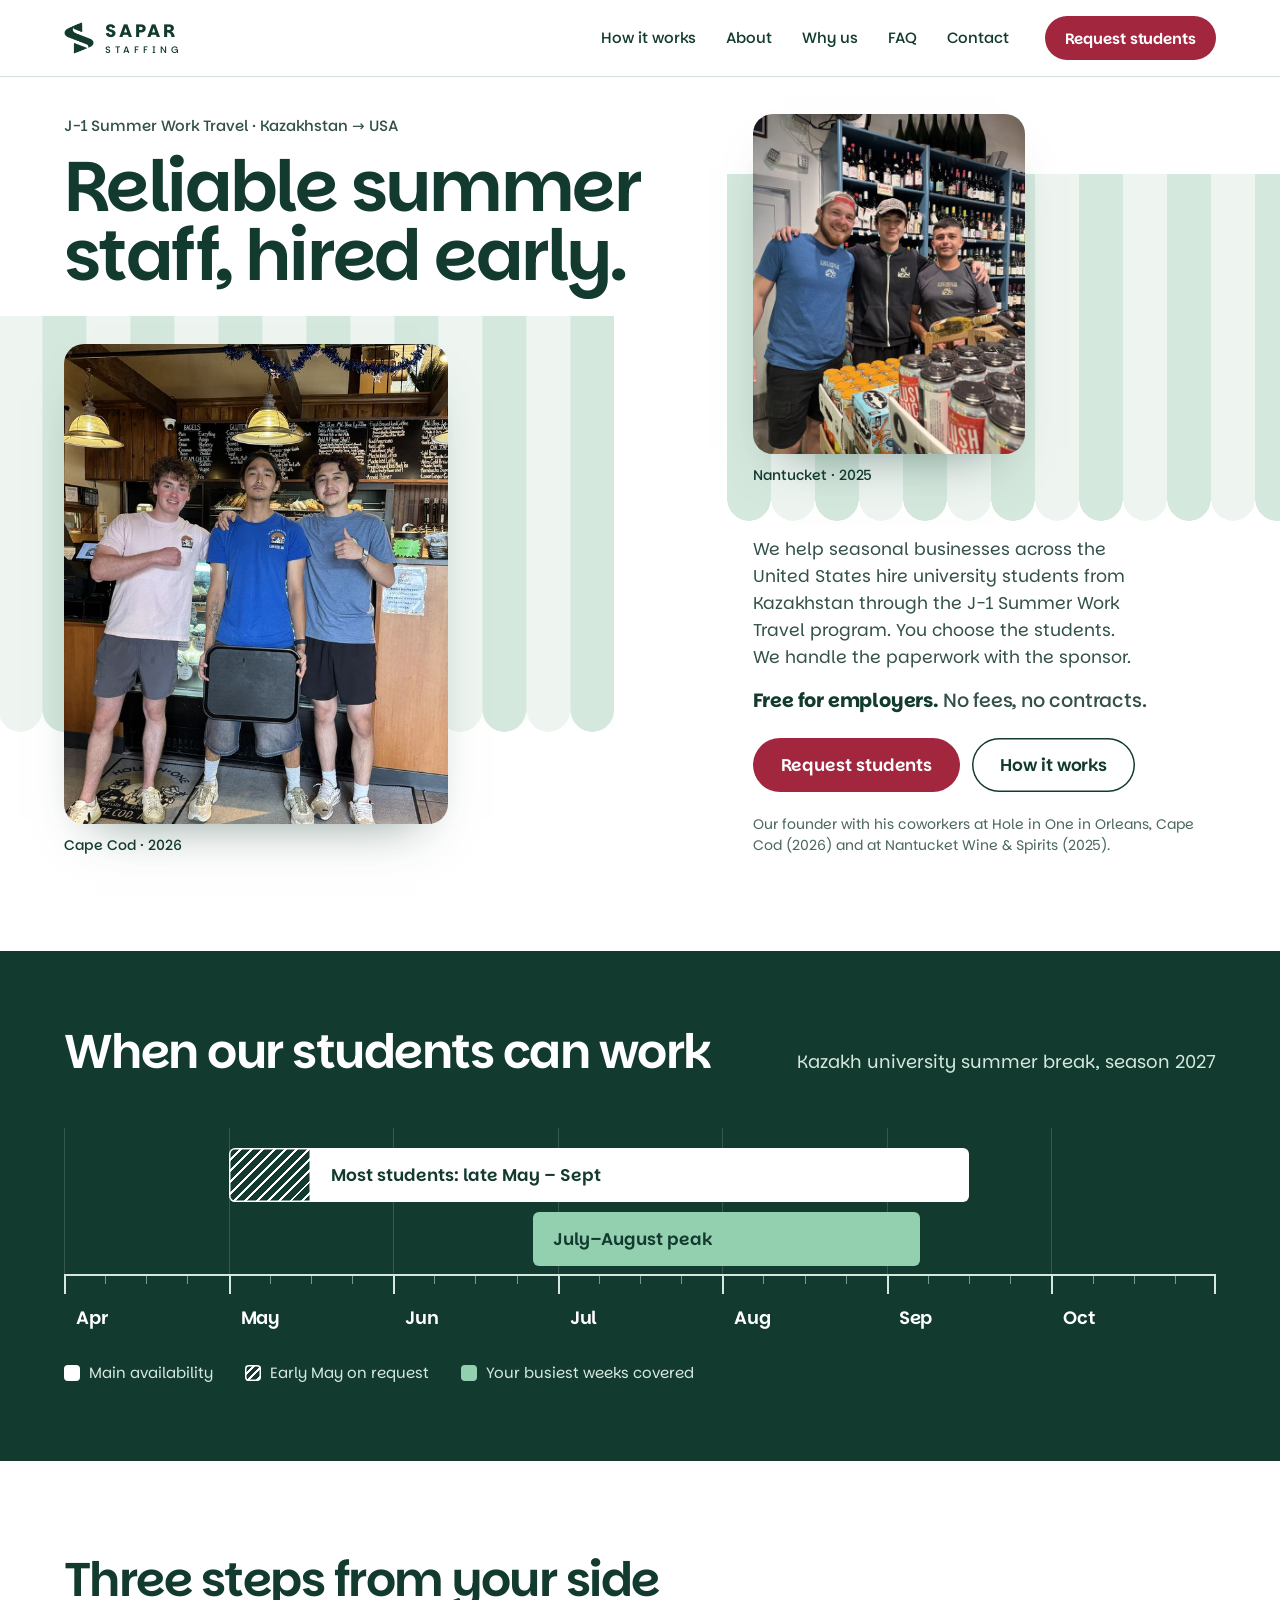
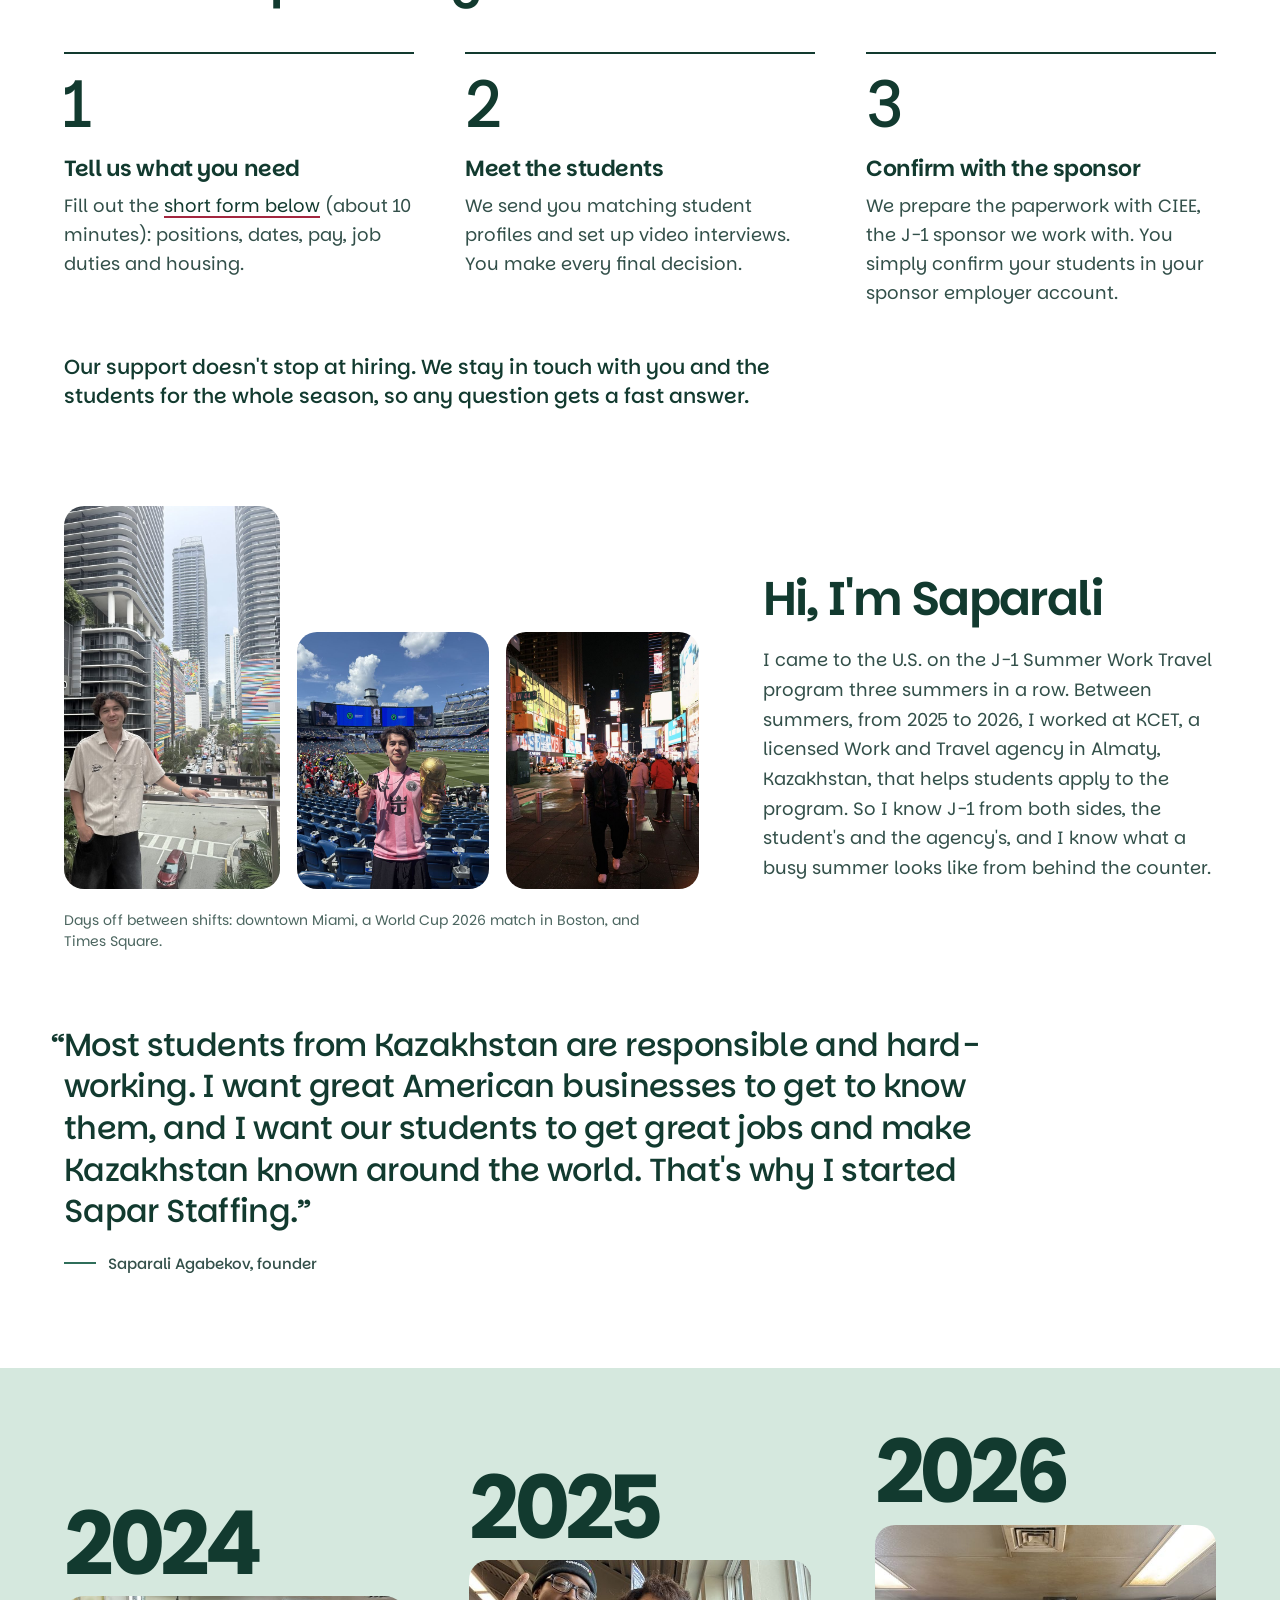
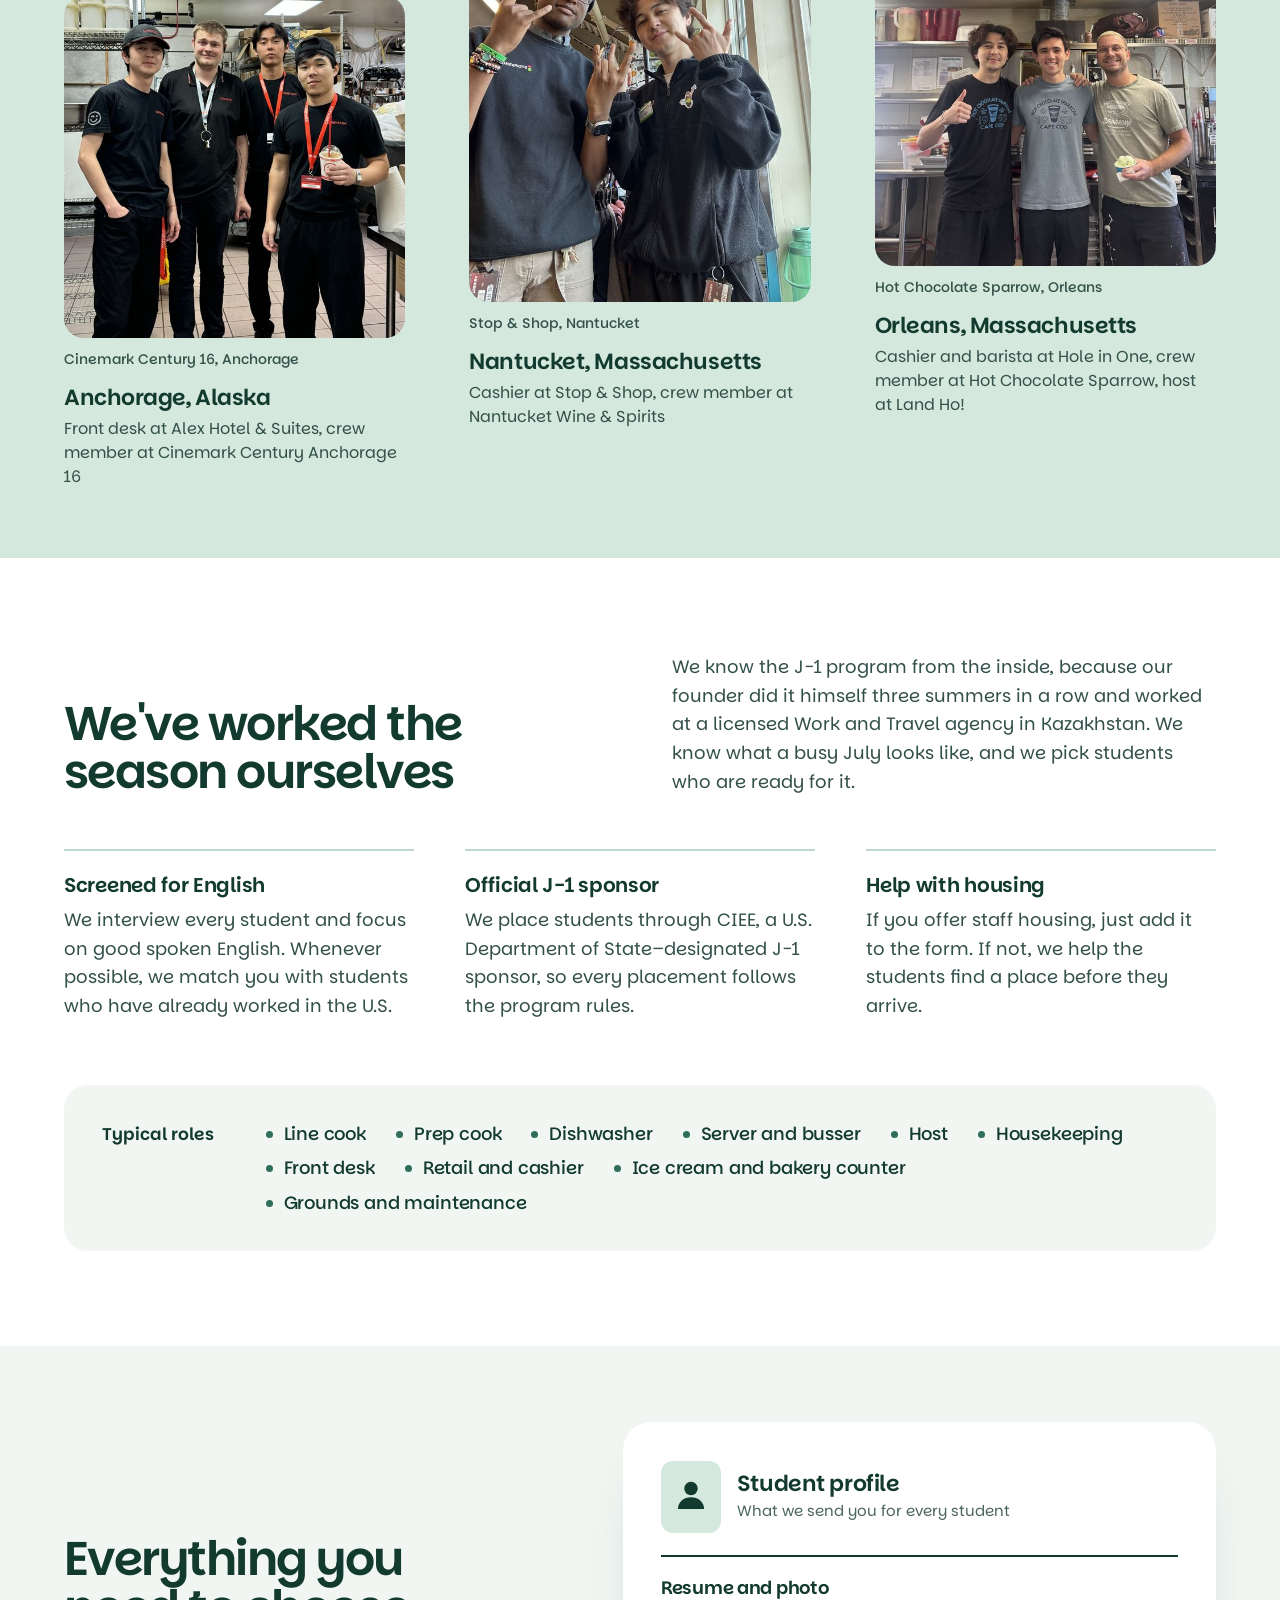
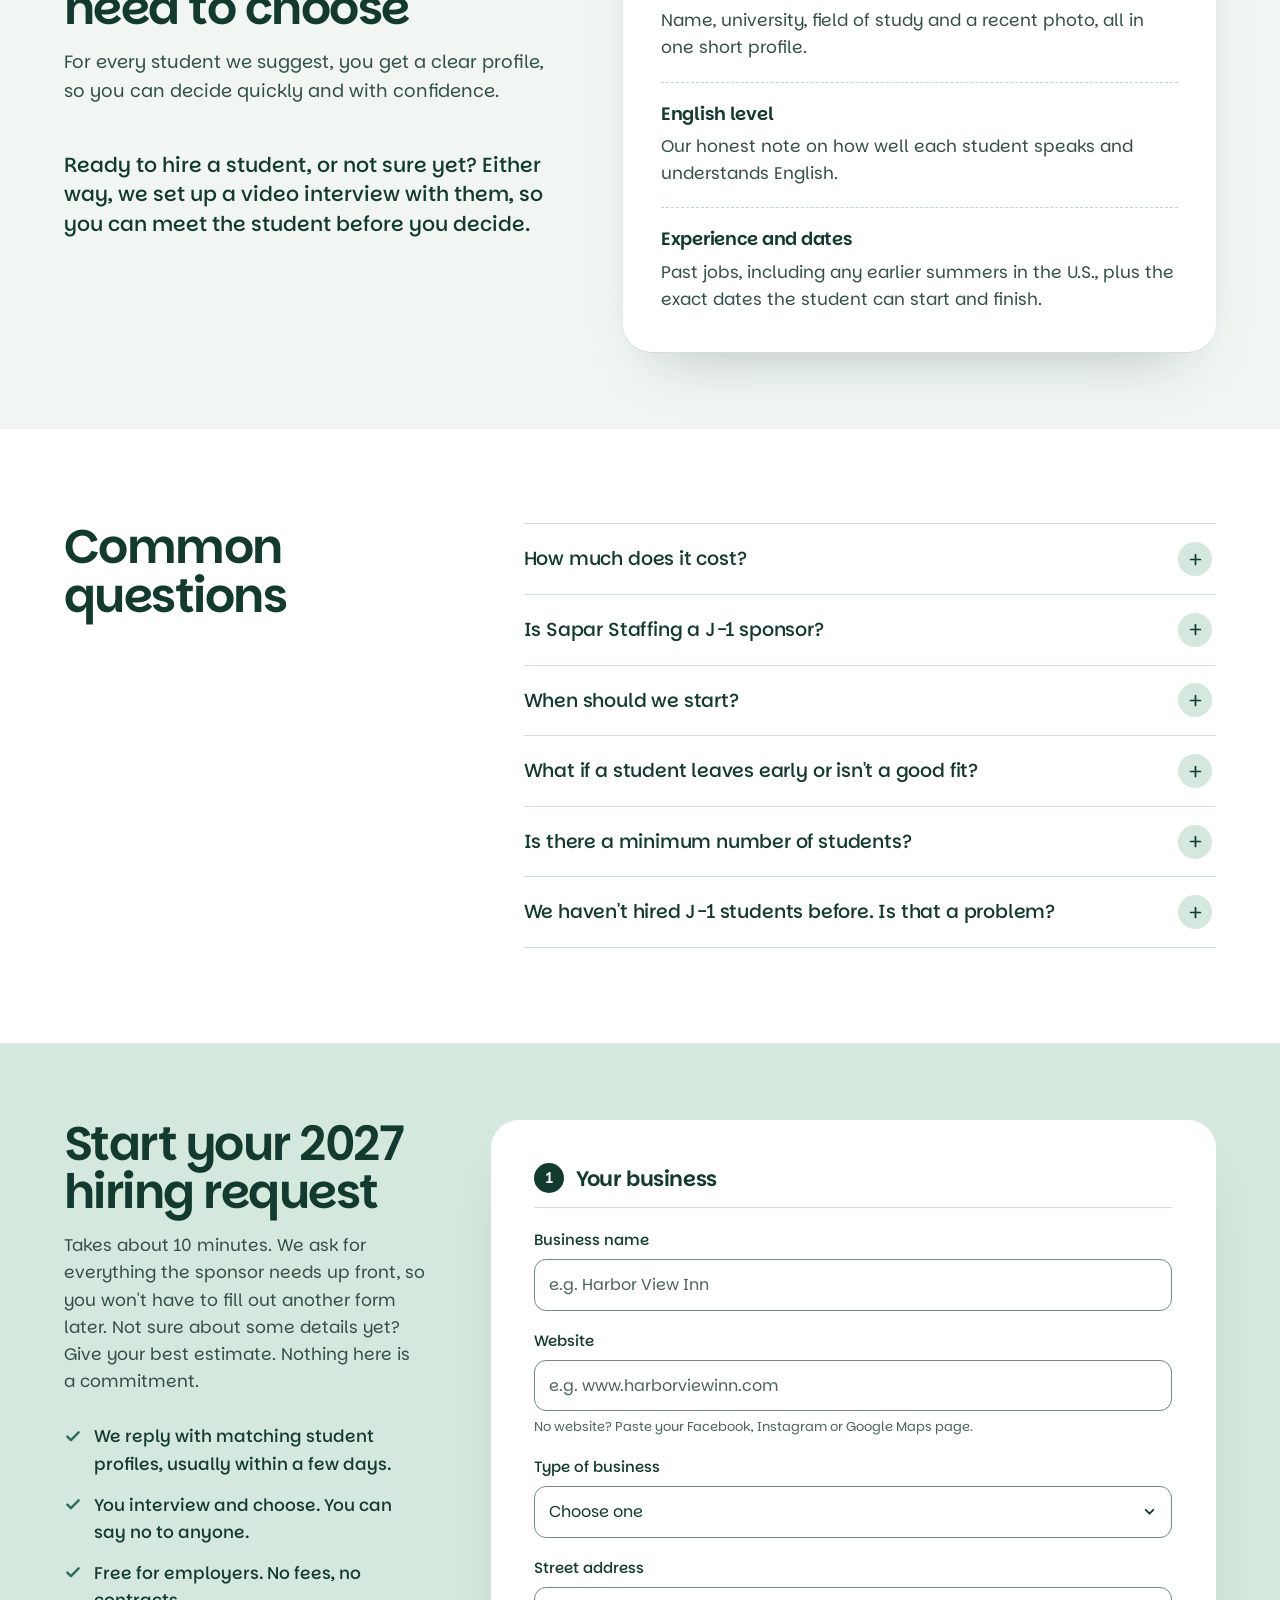
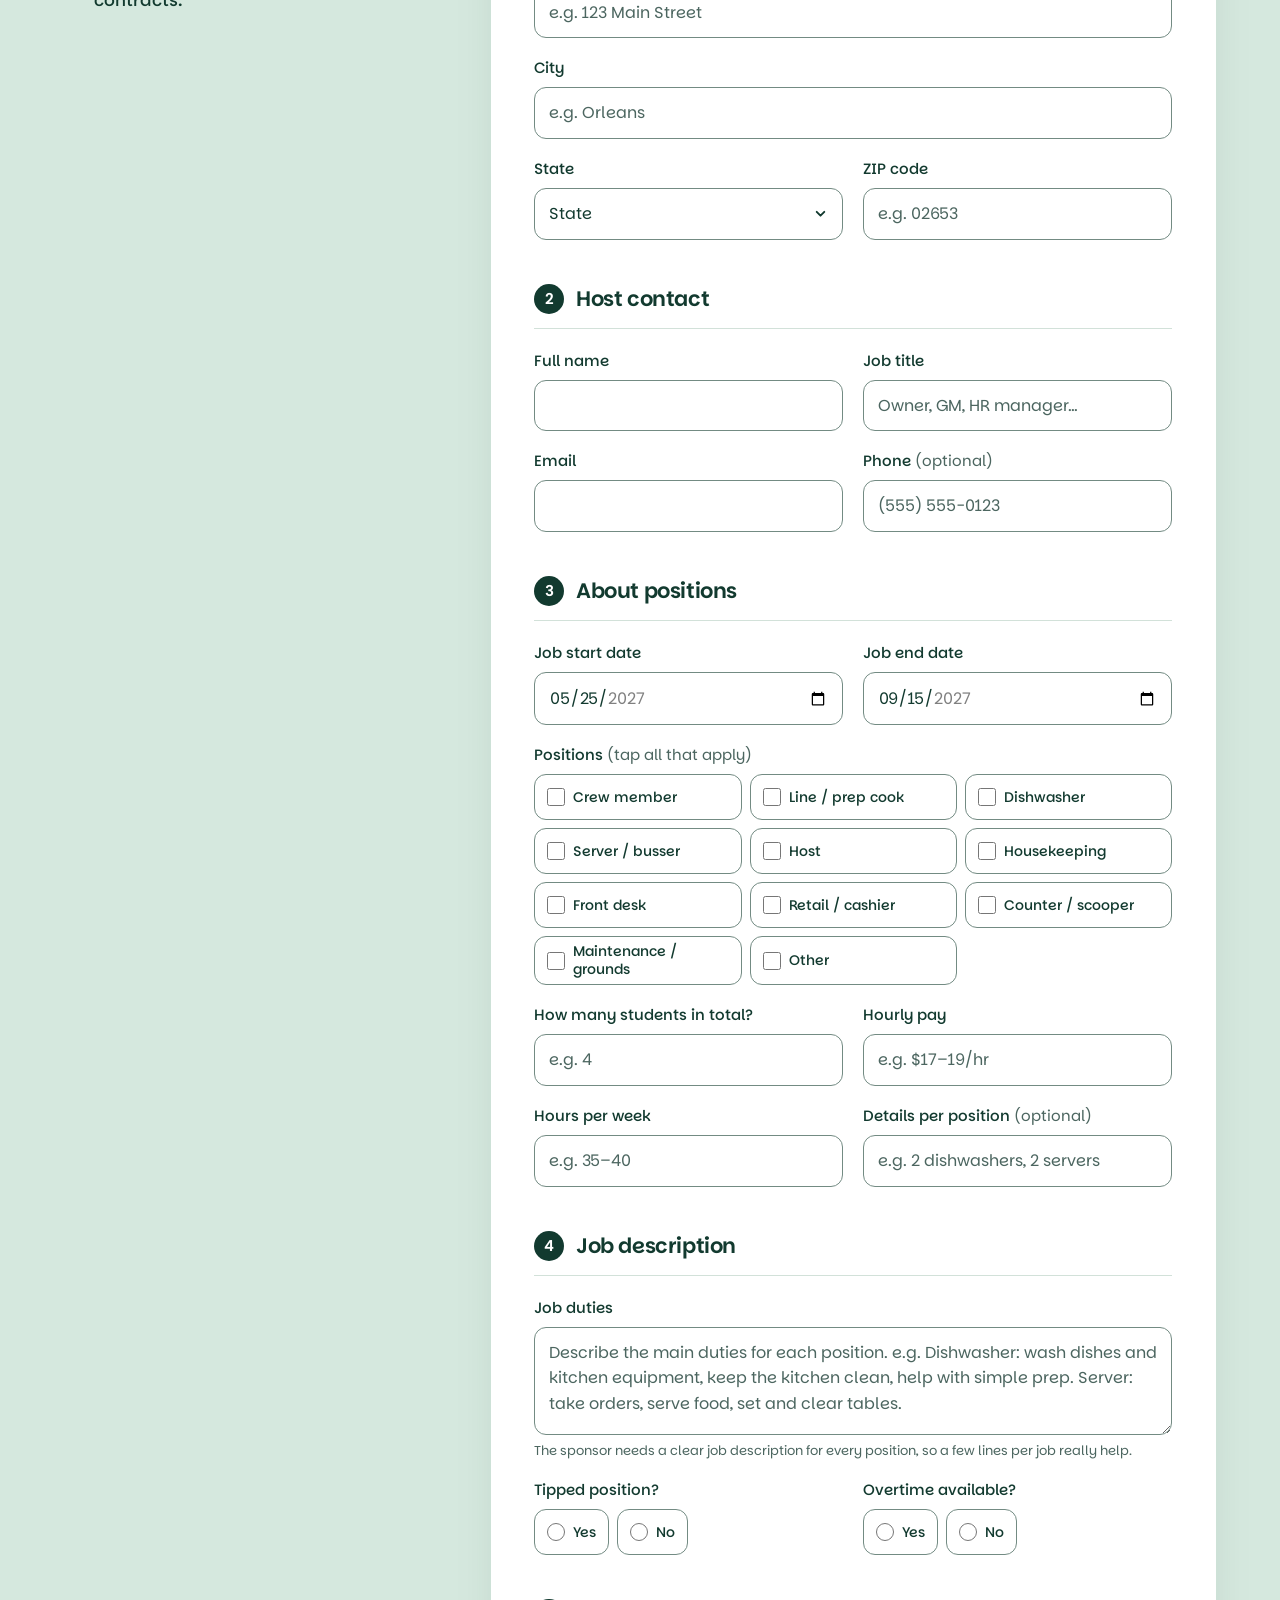
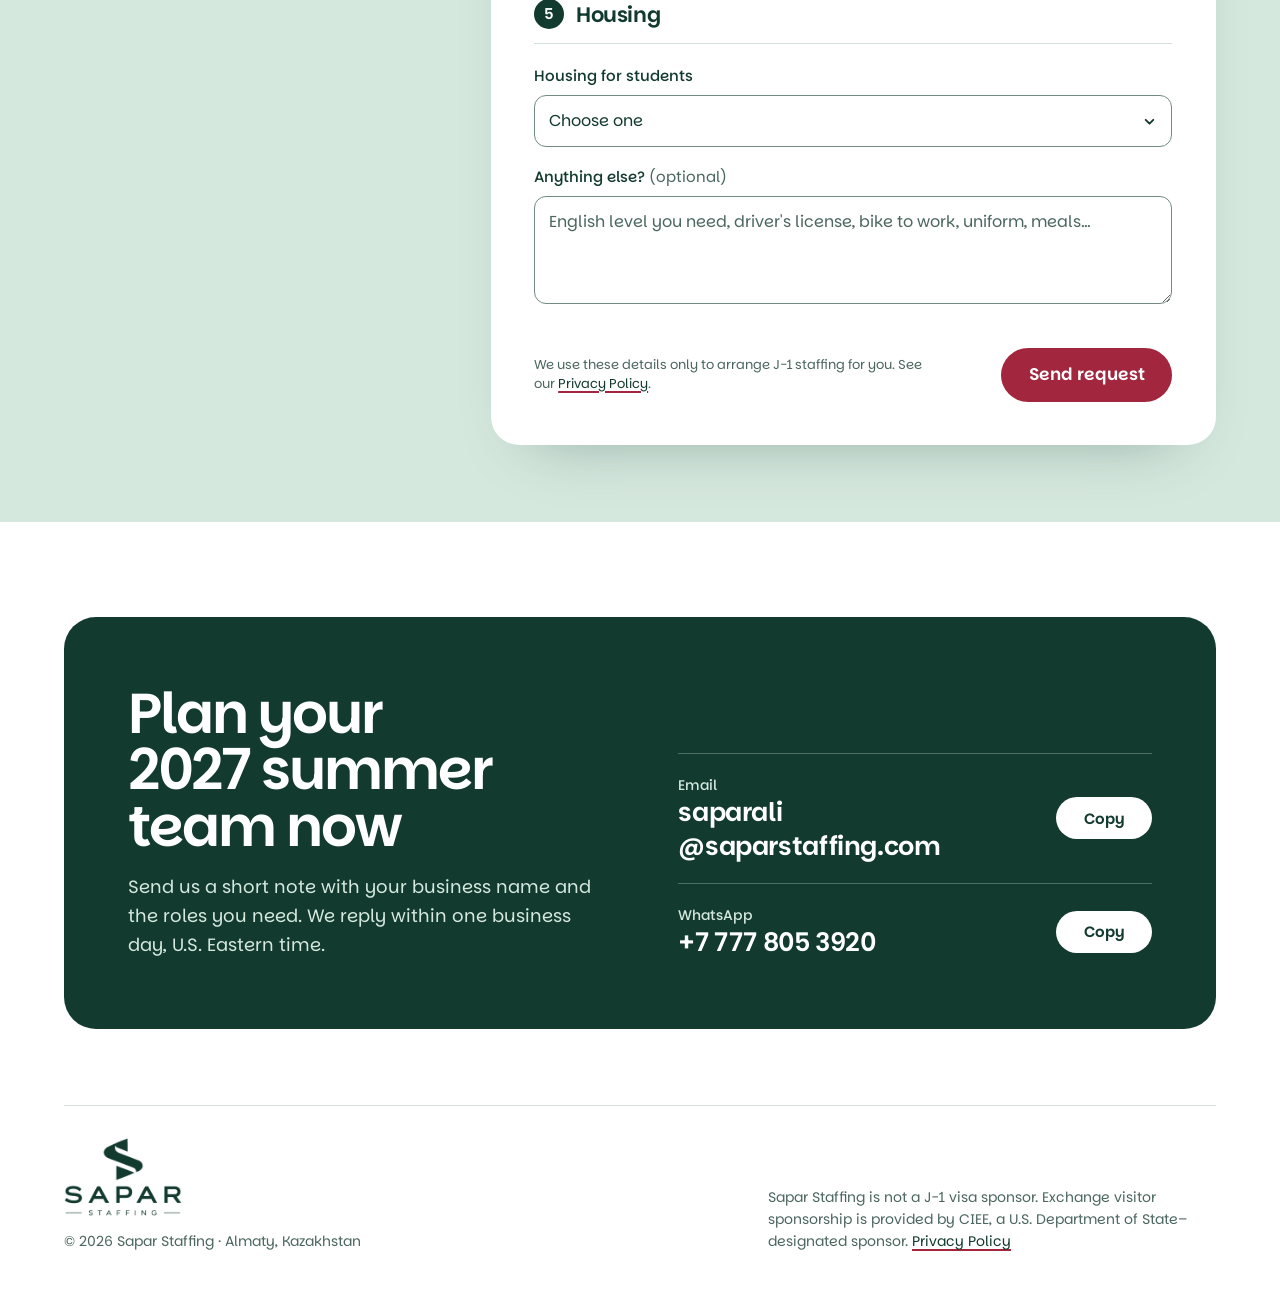
<file: index.html>
<!doctype html>
<html lang="en">
<head>
<meta charset="utf-8">
<meta name="viewport" content="width=device-width, initial-scale=1">
<title>Sapar Staffing</title>
<meta name="description" content="Sapar Staffing helps seasonal businesses across the United States hire J-1 Summer Work Travel students from Kazakhstan. Free for employers.">
<link rel="canonical" href="https://saparstaffing.com/">
<link rel="icon" type="image/png" sizes="32x32" href="favicon.png">
<link rel="icon" type="image/png" sizes="48x48" href="favicon-48.png">
<link rel="apple-touch-icon" href="apple-touch-icon.png">
<meta name="theme-color" content="#FFFFFF">
<meta property="og:type" content="website">
<meta property="og:site_name" content="Sapar Staffing">
<meta property="og:title" content="Sapar Staffing · J-1 seasonal staff from Kazakhstan">
<meta property="og:description" content="We help seasonal businesses across the United States hire J-1 Summer Work Travel students from Kazakhstan. Free for employers.">
<meta property="og:url" content="https://saparstaffing.com/">
<meta property="og:image" content="https://saparstaffing.com/og-image.png">
<meta property="og:image:width" content="1200">
<meta property="og:image:height" content="630">
<meta name="twitter:card" content="summary_large_image">
<link rel="preconnect" href="https://fonts.googleapis.com">
<link rel="preconnect" href="https://fonts.gstatic.com" crossorigin>
<link rel="stylesheet" href="https://fonts.googleapis.com/css2?family=Parkinsans:wght@300..800&display=swap">
<link rel="stylesheet" href="assets/site.css">
</head>
<body>
<a class="skip" href="#top">Skip to content</a>
<header class="site-head">
 <div class="wrap">
  <a class="brand" href="#top" aria-label="Sapar Staffing home">
   <span class="logo-mark" aria-hidden="true"></span>
   <span class="brand-text"><b>SAPAR</b><small>STAFFING</small></span>
  </a>
  <nav aria-label="Main">
   <a href="#how">How it works</a>
   <a href="#about">About</a>
   <a href="#why">Why us</a>
   <a href="#faq">FAQ</a>
   <a href="#contact">Contact</a>
  </nav>
  <a class="btn small" href="#apply">Request students</a>
 </div>
</header>
<main id="top">
 <section class="hero" aria-labelledby="hero-h">
  <div class="wrap hero-grid">
   <div class="hero-col hero-left">
    <div class="hero-head">
     <p class="kicker"><span class="nb">J-1</span> Summer Work Travel · Kazakhstan → USA</p>
     <h1 id="hero-h">Reliable summer staff, <em>hired early</em>.</h1>
    </div>
    <figure class="ph ph-a"><img src="img/2026-orleans-holeinone.jpg" alt="Saparali with coworkers at Hole in One in Orleans, Cape Cod" width="600" height="800" fetchpriority="high"><figcaption>Cape Cod · 2026</figcaption></figure>
   </div>
   <div class="hero-col hero-right">
    <figure class="ph ph-b"><img src="img/2025-nantucket-wine.jpg" alt="Saparali with coworkers at Nantucket Wine &amp; Spirits" width="600" height="800"><figcaption>Nantucket · 2025</figcaption></figure>
    <div class="hero-copy">
     <p class="lead">We help seasonal businesses across the United States hire university students from Kazakhstan through the <span class="nb">J-1</span> Summer Work Travel program. You choose the students. We handle the paperwork with the sponsor.</p>
     <p class="free"><strong>Free for employers.</strong> <span class="nb">No fees, no contracts.</span></p>
     <div class="cta-row">
      <a class="btn" href="#apply">Request students</a>
      <a class="btn ghost" href="#how">How it works</a>
     </div>
    </div>
    <p class="art-cap">Our founder with his coworkers at Hole in One in Orleans, Cape Cod (2026) and at Nantucket Wine &amp; Spirits (2025).</p>
   </div>
  </div>
 </section>
 <section class="season-sec" aria-labelledby="season-h">
  <div class="wrap">
   <div class="season-head">
    <h2 id="season-h">When our students can work</h2>
    <p class="sec-intro">Kazakh university summer break, season 2027</p>
   </div>
   <div class="season">
    <div class="months" aria-hidden="true"><span>Apr</span><span>May</span><span>Jun</span><span>Jul</span><span>Aug</span><span>Sep</span><span>Oct</span></div>
    <div class="track" role="img" aria-label="Most students available mid-to-late May through September. Some can start in early May. Peak season is July and August.">
     <div class="bar early" title="Early starters"></div>
     <div class="bar main">Most students: late&nbsp;May&nbsp;–&nbsp;Sept</div>
     <div class="bar peak"><span class="nb">July–August</span> peak</div>
    </div>
    <div class="legend">
     <span><i class="k-main"></i>Main availability</span>
     <span><i class="k-early"></i>Early May on request</span>
     <span><i class="k-peak"></i>Your busiest weeks covered</span>
    </div>
   </div>
  </div>
 </section>
 <section class="sec how" id="how">
  <div class="wrap">
   <h2>Three steps from your side</h2>
   <ol class="steps">
    <li>
     <h3>Tell us what you need</h3>
     <p>Fill out the <a href="#apply">short form below</a> (about 10 minutes): positions, dates, pay, job duties and housing.</p>
    </li>
    <li>
     <h3>Meet the students</h3>
     <p>We send you matching student profiles and set up video interviews. You make every final decision.</p>
    </li>
    <li>
     <h3>Confirm with the sponsor</h3>
     <p>We prepare the paperwork with CIEE, the <span class="nb">J-1</span> sponsor we work with. You simply confirm your students in your sponsor employer account.</p>
    </li>
   </ol>
   <p class="note">Our support doesn't stop at hiring. We stay in touch with you and the students for the whole season, so any question gets a fast answer.</p>
  </div>
 </section>
 <section class="sec about-sec" id="about">
  <div class="wrap">
   <div class="about">
    <div class="about-photos" id="founder-photo">
     <figure class="fp fp-miami"><img src="img/founder-miami.jpg" alt="Saparali Agabekov in downtown Miami" width="720" height="1279" loading="lazy"></figure>
     <figure class="fp fp-boston"><img src="img/founder.jpg" alt="Saparali Agabekov at a FIFA World Cup 2026 match in Boston" width="720" height="960" loading="lazy"></figure>
     <figure class="fp fp-nyc"><img src="img/founder-nyc.jpg" alt="Saparali Agabekov in Times Square, New York" width="720" height="961" loading="lazy"></figure>
     <p class="cap">Days off between shifts: downtown Miami, a World Cup 2026 match in Boston, and Times Square.</p>
    </div>
    <div class="about-body">
     <h2>Hi, I'm Saparali</h2>
     <p>I came to the U.S. on the <span class="nb">J-1</span> Summer Work Travel program three summers in a row. Between summers, from 2025 to 2026, I worked at KCET, a licensed Work and Travel agency in Almaty, Kazakhstan, that helps students apply to the program. So I know <span class="nb">J-1</span> from both sides, the student's and the agency's, and I know what a busy summer looks like from behind the counter.</p>
    </div>
   </div>
   <blockquote class="mission">“Most students from Kazakhstan are responsible and hard-working. I want great American businesses to get to know them, and I want our students to get great jobs and make Kazakhstan known around the world. That's why I started Sapar Staffing.”<cite>Saparali Agabekov, founder</cite></blockquote>
  </div>
  <div class="summers">
   <div class="wrap">
    <ol class="years" aria-label="My J-1 summers">
     <li>
      <span class="yr">2024</span>
      <figure><img src="img/2024-alaska.jpg" alt="Saparali with his team at Cinemark Century Anchorage 16, Alaska" width="600" height="800" loading="lazy"><figcaption>Cinemark Century 16, Anchorage</figcaption></figure>
      <span class="pl">Anchorage, Alaska</span>
      <span class="jb">Front desk at Alex Hotel &amp; Suites, crew member at Cinemark Century Anchorage 16</span>
     </li>
     <li>
      <span class="yr">2025</span>
      <figure><img src="img/2025-nantucket-stopshop.jpg" alt="Saparali with a coworker at Stop &amp; Shop on Nantucket" width="600" height="800" loading="lazy"><figcaption>Stop &amp; Shop, Nantucket</figcaption></figure>
      <span class="pl">Nantucket, Massachusetts</span>
      <span class="jb">Cashier at Stop &amp; Shop, crew member at Nantucket Wine &amp; Spirits</span>
     </li>
     <li>
      <span class="yr">2026</span>
      <figure><img src="img/2026-orleans-sparrow.jpg" alt="Saparali with coworkers in the kitchen at Hot Chocolate Sparrow in Orleans" width="600" height="800" loading="lazy"><figcaption>Hot Chocolate Sparrow, Orleans</figcaption></figure>
      <span class="pl">Orleans, Massachusetts</span>
      <span class="jb">Cashier and barista at Hole in One, crew member at Hot Chocolate Sparrow, host at Land Ho!</span>
     </li>
    </ol>
   </div>
  </div>
 </section>
 <section class="sec why" id="why">
  <div class="wrap">
   <div class="why-head">
    <h2>We've worked the season ourselves</h2>
    <p class="sec-intro">We know the <span class="nb">J-1</span> program from the inside, because our founder did it himself three summers in a row and worked at a licensed Work and Travel agency in Kazakhstan. We know what a busy July looks like, and we pick students who are ready for it.</p>
   </div>
   <dl class="facts trio">
    <div><dt>Screened for English</dt><dd>We interview every student and focus on good spoken English. Whenever possible, we match you with students who have already worked in the U.S.</dd></div>
    <div><dt>Official <span class="nb">J-1</span> sponsor</dt><dd>We place students through CIEE, a U.S. Department of State–designated <span class="nb">J-1</span> sponsor, so every placement follows the program rules.</dd></div>
    <div><dt>Help with housing</dt><dd>If you offer staff housing, just add it to the form. If not, we help the students find a place before they arrive.</dd></div>
   </dl>
   <div class="roles">
    <p id="roles-h">Typical roles</p>
    <ul aria-labelledby="roles-h">
     <li>Line cook</li><li>Prep cook</li><li>Dishwasher</li><li>Server and busser</li><li>Host</li><li>Housekeeping</li><li>Front desk</li><li>Retail and cashier</li><li>Ice cream and bakery counter</li><li>Grounds and maintenance</li>
    </ul>
   </div>
  </div>
 </section>
 <section class="students" id="students">
  <div class="wrap students-grid">
   <div class="students-copy">
    <h2>Everything you need to choose</h2>
    <p class="sec-intro">For every student we suggest, you get a clear profile, so you can decide quickly and with confidence.</p>
    <p class="note">Ready to hire a student, or not sure yet? Either way, we set up a video interview with them, so you can meet the student before you decide.</p>
   </div>
   <div class="sheet">
    <div class="sheet-head">
     <span class="sheet-photo" aria-hidden="true"></span>
     <div>
      <p class="sheet-title">Student profile</p>
      <p class="sheet-sub">What we send you for every student</p>
     </div>
    </div>
    <dl class="facts">
     <div><dt>Resume and photo</dt><dd>Name, university, field of study and a recent photo, all in one short profile.</dd></div>
     <div><dt>English level</dt><dd>Our honest note on how well each student speaks and understands English.</dd></div>
     <div><dt>Experience and dates</dt><dd>Past jobs, including any earlier summers in the U.S., plus the exact dates the student can start and finish.</dd></div>
    </dl>
   </div>
  </div>
 </section>
 <section class="sec faq-sec" id="faq">
  <div class="wrap faq-grid">
   <h2>Common questions</h2>
   <div class="faq">
    <details><summary>How much does it cost?</summary><p>Nothing. Our service is free for employers. You pay your students the wage you agree on, like any other seasonal staff.</p></details>
    <details><summary>Is Sapar Staffing a <span class="nb">J-1</span> sponsor?</summary><p>No. Visa sponsorship is provided by CIEE, a U.S. Department of State–designated sponsor. We find and prepare the students, connect them with you and help both sides through the sponsor's process.</p></details>
    <details><summary>When should we start?</summary><p>As early as possible. The strongest students usually secure their job offers by winter, so November to February is the best time to reserve your team.</p></details>
    <details><summary>What if a student leaves early or isn't a good fit?</summary><p>Tell us right away. We talk to the student, work with CIEE on the next steps and, whenever possible, help you find another student to fill the spot.</p></details>
    <details><summary>Is there a minimum number of students?</summary><p>No. You can hire just one student or a whole team.</p></details>
    <details><summary>We haven't hired <span class="nb">J-1</span> students before. Is that a problem?</summary><p>Not at all. We walk you through each step of the sponsor's employer process and answer questions along the way.</p></details>
   </div>
  </div>
 </section>
 <section class="apply-sec" id="apply">
  <div class="wrap">
   <div class="apply-grid">
    <div class="apply-side">
     <h2>Start your 2027 hiring request</h2>
     <p class="sec-intro">Takes about 10 minutes. We ask for everything the sponsor needs up front, so you won't have to fill out another form later. Not sure about some details yet? Give your best estimate. Nothing here is a commitment.</p>
     <ul>
      <li>We reply with matching student profiles, usually within a few days.</li>
      <li>You interview and choose. You can say no to anyone.</li>
      <li>Free for employers. No fees, no contracts.</li>
     </ul>
    </div>
    <form class="apply" id="apply-form" name="employer-request" method="POST" data-netlify="true" netlify-honeypot="company_website" novalidate>
          <input type="hidden" name="form-name" value="employer-request">
          <p class="hp"><label for="hp-field">Leave this empty</label><input id="hp-field" name="company_website" tabindex="-1" autocomplete="off"></p>

          <fieldset>
            <legend>Your business</legend>
            <div class="f full"><label for="business">Business name</label><input id="business" name="business" required autocomplete="organization" placeholder="e.g. Harbor View Inn"></div>
            <div class="f full"><label for="website">Website</label><input id="website" name="website" type="text" required autocomplete="url" placeholder="e.g. www.harborviewinn.com"><span class="hint">No website? Paste your Facebook, Instagram or Google Maps page.</span></div>
            <div class="f full"><label for="btype">Type of business</label>
              <select id="btype" name="business_type" required><option value="">Choose one</option><option>Restaurant / café</option><option>Fast food / quick service</option><option>Ice cream / bakery / coffee shop</option><option>Hotel / motel / inn</option><option>Resort / lodge</option><option>Amusement park / water park</option><option>Retail store / gift shop</option><option>Grocery / supermarket</option><option>Seafood processing</option><option>Golf course / country club</option><option>Campground / RV park</option><option>National park concessions</option><option>Beach club / marina</option><option>Pool / lifeguard services</option><option>Housekeeping / cleaning company</option><option>Other</option></select>
            </div>
            <div class="f full"><label for="street">Street address</label><input id="street" name="street_address" required autocomplete="address-line1" placeholder="e.g. 123 Main Street"></div>
            <div class="f full"><label for="city">City</label><input id="city" name="city" required autocomplete="address-level2" placeholder="e.g. Orleans"></div>
            <div class="f"><label for="state">State</label><select id="state" name="state" required><option value="">State</option><option>AL</option><option>AK</option><option>AZ</option><option>AR</option><option>CA</option><option>CO</option><option>CT</option><option>DE</option><option>DC</option><option>FL</option><option>GA</option><option>HI</option><option>ID</option><option>IL</option><option>IN</option><option>IA</option><option>KS</option><option>KY</option><option>LA</option><option>ME</option><option>MD</option><option>MA</option><option>MI</option><option>MN</option><option>MS</option><option>MO</option><option>MT</option><option>NE</option><option>NV</option><option>NH</option><option>NJ</option><option>NM</option><option>NY</option><option>NC</option><option>ND</option><option>OH</option><option>OK</option><option>OR</option><option>PA</option><option>RI</option><option>SC</option><option>SD</option><option>TN</option><option>TX</option><option>UT</option><option>VT</option><option>VA</option><option>WA</option><option>WV</option><option>WI</option><option>WY</option></select></div>
            <div class="f"><label for="zip">ZIP code</label><input id="zip" name="zip" required inputmode="numeric" autocomplete="postal-code" pattern="[0-9]{5}(-[0-9]{4})?" placeholder="e.g. 02653"></div>
          </fieldset>

          <fieldset>
            <legend>Host contact</legend>
            <div class="f"><label for="cname">Full name</label><input id="cname" name="contact_name" required autocomplete="name"></div>
            <div class="f"><label for="role">Job title</label><input id="role" name="contact_job_title" required autocomplete="organization-title" placeholder="Owner, GM, HR manager…"></div>
            <div class="f"><label for="email">Email</label><input id="email" name="email" type="email" required autocomplete="email"></div>
            <div class="f"><label for="phone">Phone <span class="opt">(optional)</span></label><input id="phone" name="phone" type="tel" autocomplete="tel" placeholder="(555) 555-0123"></div>
          </fieldset>

          <fieldset>
            <legend>About positions</legend>
            <div class="f"><label for="start">Job start date</label><input id="start" name="job_start_date" type="date" required min="2027-04-15" max="2027-07-31" value="2027-05-25"></div>
            <div class="f"><label for="end">Job end date</label><input id="end" name="job_end_date" type="date" required min="2027-07-01" max="2027-10-31" value="2027-09-15"></div>
            <div class="f full"><span class="glabel" id="roles-hint">Positions <span class="opt">(tap all that apply)</span></span>
              <div class="chips" role="group" aria-labelledby="roles-hint">
                <label><input type="checkbox" name="roles" value="Crew member">Crew member</label>
                <label><input type="checkbox" name="roles" value="Line / prep cook">Line / prep cook</label>
                <label><input type="checkbox" name="roles" value="Dishwasher">Dishwasher</label>
                <label><input type="checkbox" name="roles" value="Server / busser">Server / busser</label>
                <label><input type="checkbox" name="roles" value="Host">Host</label>
                <label><input type="checkbox" name="roles" value="Housekeeping">Housekeeping</label>
                <label><input type="checkbox" name="roles" value="Front desk">Front desk</label>
                <label><input type="checkbox" name="roles" value="Retail / cashier">Retail / cashier</label>
                <label><input type="checkbox" name="roles" value="Counter / scooper">Counter / scooper</label>
                <label><input type="checkbox" name="roles" value="Maintenance / grounds">Maintenance / grounds</label>
                <label><input type="checkbox" name="roles" value="Other" id="role-other">Other</label>
              </div>
            </div>
            <div class="f full" id="other-wrap" hidden><label for="other-roles">Other positions</label><input id="other-roles" name="other_roles" placeholder="e.g. Barista, lifeguard, kitchen manager"><span class="hint">Separate several positions with commas.</span></div>
            <div class="f"><label for="count">How many students in total?</label><input id="count" name="students_total" type="number" min="1" max="100" inputmode="numeric" required placeholder="e.g. 4"></div>
            <div class="f"><label for="pay">Hourly pay</label><input id="pay" name="hourly_pay" required placeholder="e.g. $17–19/hr"></div>
            <div class="f"><label for="hours">Hours per week</label><input id="hours" name="hours_per_week" placeholder="e.g. 35–40"></div>
            <div class="f"><label for="details">Details per position <span class="opt">(optional)</span></label><input id="details" name="position_details" placeholder="e.g. 2 dishwashers, 2 servers"></div>
          </fieldset>

          <fieldset>
            <legend>Job description</legend>
            <div class="f full"><label for="duties">Job duties</label><textarea id="duties" name="job_duties" required placeholder="Describe the main duties for each position. e.g. Dishwasher: wash dishes and kitchen equipment, keep the kitchen clean, help with simple prep. Server: take orders, serve food, set and clear tables."></textarea><span class="hint">The sponsor needs a clear job description for every position, so a few lines per job really help.</span></div>
            <div class="f"><span class="glabel" id="tip-l">Tipped position?</span>
              <div class="chips" role="radiogroup" aria-labelledby="tip-l"><label><input type="radio" name="tipped" value="Yes" required>Yes</label><label><input type="radio" name="tipped" value="No">No</label></div>
            </div>
            <div class="f"><span class="glabel" id="ot-l">Overtime available?</span>
              <div class="chips" role="radiogroup" aria-labelledby="ot-l"><label><input type="radio" name="overtime" value="Yes" required>Yes</label><label><input type="radio" name="overtime" value="No">No</label></div>
            </div>
          </fieldset>

          <fieldset>
            <legend>Housing</legend>
            <div class="f full"><label for="housing">Housing for students</label>
              <select id="housing" name="housing" required>
                <option value="">Choose one</option>
                <option>Yes, we provide staff housing</option>
                <option>We can help find housing</option>
                <option>No, students find their own</option>
              </select>
            </div>
            <div class="f full hfield" hidden><label for="hcost">Housing cost per week</label><input id="hcost" name="housing_cost" placeholder="e.g. $150/week, deducted from pay"></div>
            <div class="f full hfield" hidden><label for="hstreet">Housing street address</label><input id="hstreet" name="housing_street" placeholder="e.g. 45 Cranberry Lane"></div>
            <div class="f full hfield" hidden><label for="hcity">Housing city</label><input id="hcity" name="housing_city" placeholder="e.g. Orleans"></div>
            <div class="f hfield" hidden><label for="hstate">Housing state</label><select id="hstate" name="housing_state"><option value="">State</option><option>AL</option><option>AK</option><option>AZ</option><option>AR</option><option>CA</option><option>CO</option><option>CT</option><option>DE</option><option>DC</option><option>FL</option><option>GA</option><option>HI</option><option>ID</option><option>IL</option><option>IN</option><option>IA</option><option>KS</option><option>KY</option><option>LA</option><option>ME</option><option>MD</option><option>MA</option><option>MI</option><option>MN</option><option>MS</option><option>MO</option><option>MT</option><option>NE</option><option>NV</option><option>NH</option><option>NJ</option><option>NM</option><option>NY</option><option>NC</option><option>ND</option><option>OH</option><option>OK</option><option>OR</option><option>PA</option><option>RI</option><option>SC</option><option>SD</option><option>TN</option><option>TX</option><option>UT</option><option>VT</option><option>VA</option><option>WA</option><option>WV</option><option>WI</option><option>WY</option></select></div>
            <div class="f hfield" hidden><label for="hzip">Housing ZIP code</label><input id="hzip" name="housing_zip" inputmode="numeric" pattern="[0-9]{5}(-[0-9]{4})?" placeholder="e.g. 02653"></div>
            <div class="f full"><label for="notes">Anything else? <span class="opt">(optional)</span></label><textarea id="notes" name="notes" placeholder="English level you need, driver's license, bike to work, uniform, meals…"></textarea></div>
          </fieldset>

          <div id="form-status" class="status" role="status" hidden></div>
          <div class="form-foot">
            <p>We use these details only to arrange <span class="nb">J-1</span> staffing for you. See our <a href="privacy.html">Privacy Policy</a>.</p>
            <button class="btn primary" type="submit" id="submit-btn">Send request</button>
          </div>
        </form>
   </div>
  </div>
 </section>
 <section class="contact" id="contact">
  <div class="wrap">
   <div class="contact-grid">
    <div>
     <h2>Plan your 2027 summer team now</h2>
     <p>Send us a short note with your business name and the roles you need. We reply within one business day, U.S. Eastern time.</p>
    </div>
    <div class="lines">
     <div class="line"><div><small>Email</small><a id="em" href="mailto:saparali@saparstaffing.com">saparali<wbr>@saparstaffing.com</a></div><button class="copy" type="button" data-copy="em">Copy</button></div>
     <div class="line"><div><small>WhatsApp</small><a id="wa" href="https://wa.me/77778053920" target="_blank" rel="noopener">+7 777 805 3920</a></div><button class="copy" type="button" data-copy="wa">Copy</button></div>
    </div>
   </div>
  </div>
 </section>
</main>
<footer class="site-foot">
 <div class="wrap">
  <div>
   <div class="mark"><span class="logo-full" role="img" aria-label="Sapar Staffing logo"></span><span>© 2026 Sapar Staffing · Almaty, Kazakhstan</span></div>
   <p>Sapar Staffing is not a <span class="nb">J-1</span> visa sponsor. Exchange visitor sponsorship is provided by CIEE, a U.S. Department of State–designated sponsor. <a href="privacy.html">Privacy Policy</a></p>
  </div>
 </div>
</footer>
<script src="assets/site.js" defer></script>
</body>
</html>
</file>
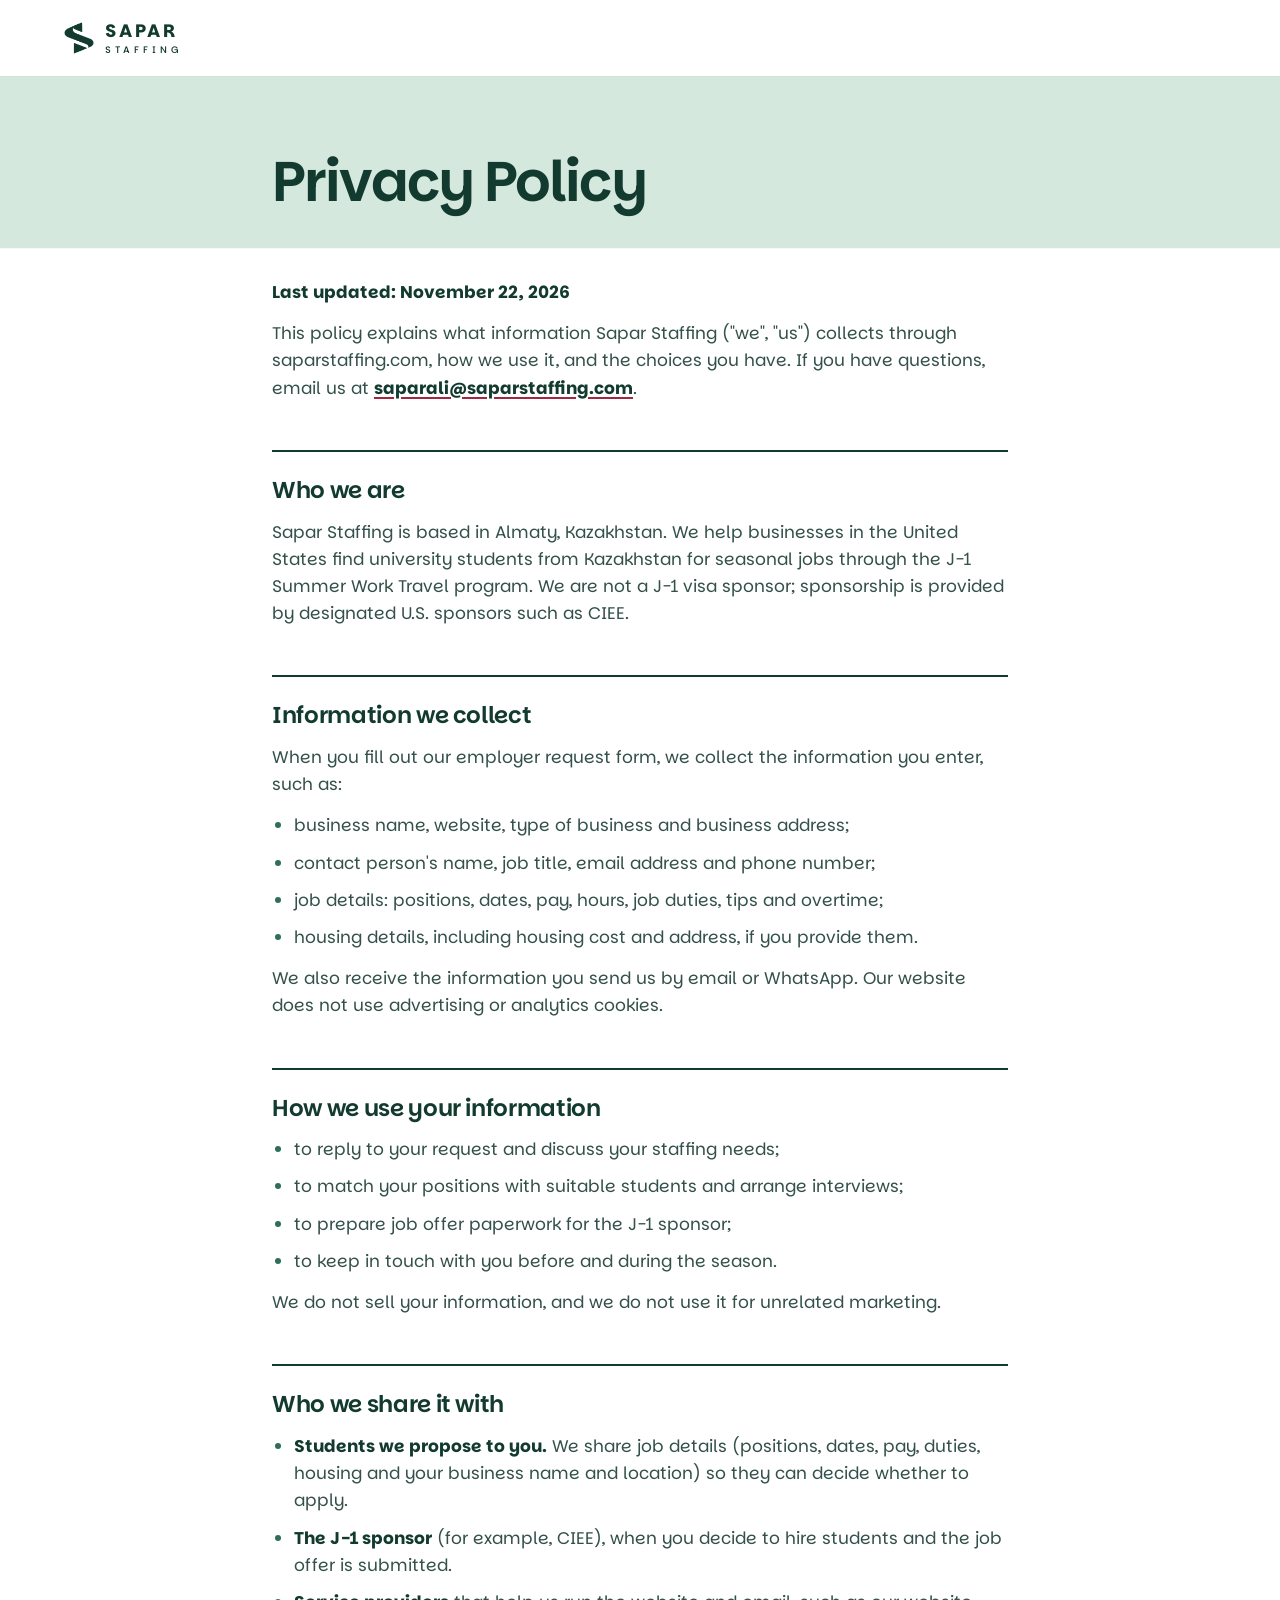
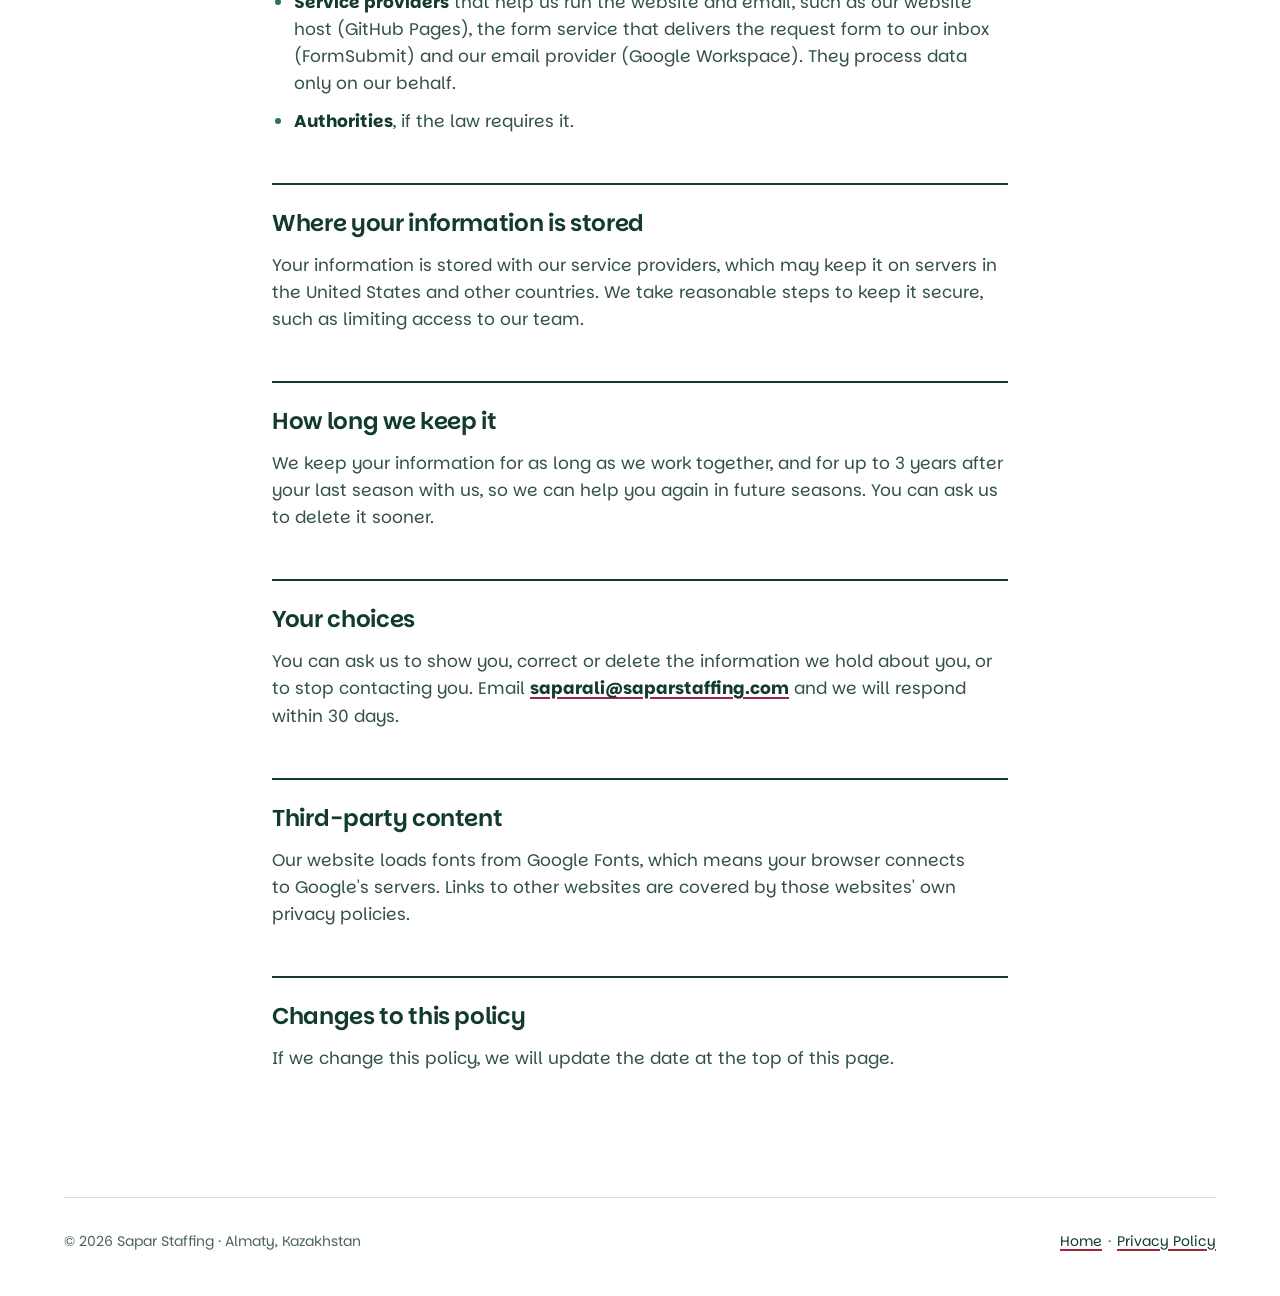
<file: privacy.html>
<!doctype html>
<html lang="en">
<head>
<meta charset="utf-8">
<meta name="viewport" content="width=device-width, initial-scale=1">
<title>Privacy Policy · Sapar Staffing</title>
<meta name="description" content="How Sapar Staffing collects and uses information from employers and visitors.">
<link rel="canonical" href="https://saparstaffing.com/privacy.html">
<link rel="icon" type="image/png" sizes="32x32" href="favicon.png">
<link rel="icon" type="image/png" sizes="48x48" href="favicon-48.png">
<link rel="apple-touch-icon" href="apple-touch-icon.png">
<meta name="theme-color" content="#FFFFFF">
<link rel="preconnect" href="https://fonts.googleapis.com">
<link rel="preconnect" href="https://fonts.gstatic.com" crossorigin>
<link rel="stylesheet" href="https://fonts.googleapis.com/css2?family=Parkinsans:wght@300..800&display=swap">
<link rel="stylesheet" href="assets/site.css">
</head>
<body>
<header class="site-head plain">
  <div class="wrap">
    <a class="brand" href="index.html" aria-label="Sapar Staffing home">
      <span class="logo-mark" aria-hidden="true"></span>
      <span class="brand-text"><b>SAPAR</b><small>STAFFING</small></span>
    </a>
  </div>
</header>

<main class="wrap doc">
<h1>Privacy Policy</h1>
<p><strong>Last updated: November 22, 2026</strong></p>
<p>This policy explains what information Sapar Staffing ("we", "us") collects through saparstaffing.com, how we use it, and the choices you have. If you have questions, email us at <strong><a href="mailto:saparali@saparstaffing.com">saparali@saparstaffing.com</a></strong>.</p>

<h2>Who we are</h2>
<p>Sapar Staffing is based in Almaty, Kazakhstan. We help businesses in the United States find university students from Kazakhstan for seasonal jobs through the <span class="nb">J-1</span> Summer Work Travel program. We are not a <span class="nb">J-1</span> visa sponsor; sponsorship is provided by designated U.S. sponsors such as CIEE.</p>

<h2>Information we collect</h2>
<p>When you fill out our employer request form, we collect the information you enter, such as:</p>
<ul>
<li>business name, website, type of business and business address;</li>
<li>contact person's name, job title, email address and phone number;</li>
<li>job details: positions, dates, pay, hours, job duties, tips and overtime;</li>
<li>housing details, including housing cost and address, if you provide them.</li>
</ul>
<p>We also receive the information you send us by email or WhatsApp. Our website does not use advertising or analytics cookies.</p>

<h2>How we use your information</h2>
<ul>
<li>to reply to your request and discuss your staffing needs;</li>
<li>to match your positions with suitable students and arrange interviews;</li>
<li>to prepare job offer paperwork for the <span class="nb">J-1</span> sponsor;</li>
<li>to keep in touch with you before and during the season.</li>
</ul>
<p>We do not sell your information, and we do not use it for unrelated marketing.</p>

<h2>Who we share it with</h2>
<ul>
<li><strong>Students we propose to you.</strong> We share job details (positions, dates, pay, duties, housing and your business name and location) so they can decide whether to apply.</li>
<li><strong>The <span class="nb">J-1</span> sponsor</strong> (for example, CIEE), when you decide to hire students and the job offer is submitted.</li>
<li><strong>Service providers</strong> that help us run the website and email, such as our website host (GitHub Pages), the form service that delivers the request form to our inbox (FormSubmit) and our email provider (Google Workspace). They process data only on our behalf.</li>
<li><strong>Authorities</strong>, if the law requires it.</li>
</ul>

<h2>Where your information is stored</h2>
<p>Your information is stored with our service providers, which may keep it on servers in the United States and other countries. We take reasonable steps to keep it secure, such as limiting access to our team.</p>

<h2>How long we keep it</h2>
<p>We keep your information for as long as we work together, and for up to 3 years after your last season with us, so we can help you again in future seasons. You can ask us to delete it sooner.</p>

<h2>Your choices</h2>
<p>You can ask us to show you, correct or delete the information we hold about you, or to stop contacting you. Email <strong><a href="mailto:saparali@saparstaffing.com">saparali@saparstaffing.com</a></strong> and we will respond within 30 days.</p>

<h2>Third-party content</h2>
<p>Our website loads fonts from Google Fonts, which means your browser connects to Google's servers. Links to other websites are covered by those websites' own privacy policies.</p>

<h2>Changes to this policy</h2>
<p>If we change this policy, we will update the date at the top of this page.</p>
</main>

<footer class="site-foot plain">
  <div class="wrap">
    <div>
      <span>© 2026 Sapar Staffing · Almaty, Kazakhstan</span>
      <span><a href="index.html">Home</a> · <a href="privacy.html">Privacy Policy</a></span>
    </div>
  </div>
</footer>
</body>
</html>
</file>
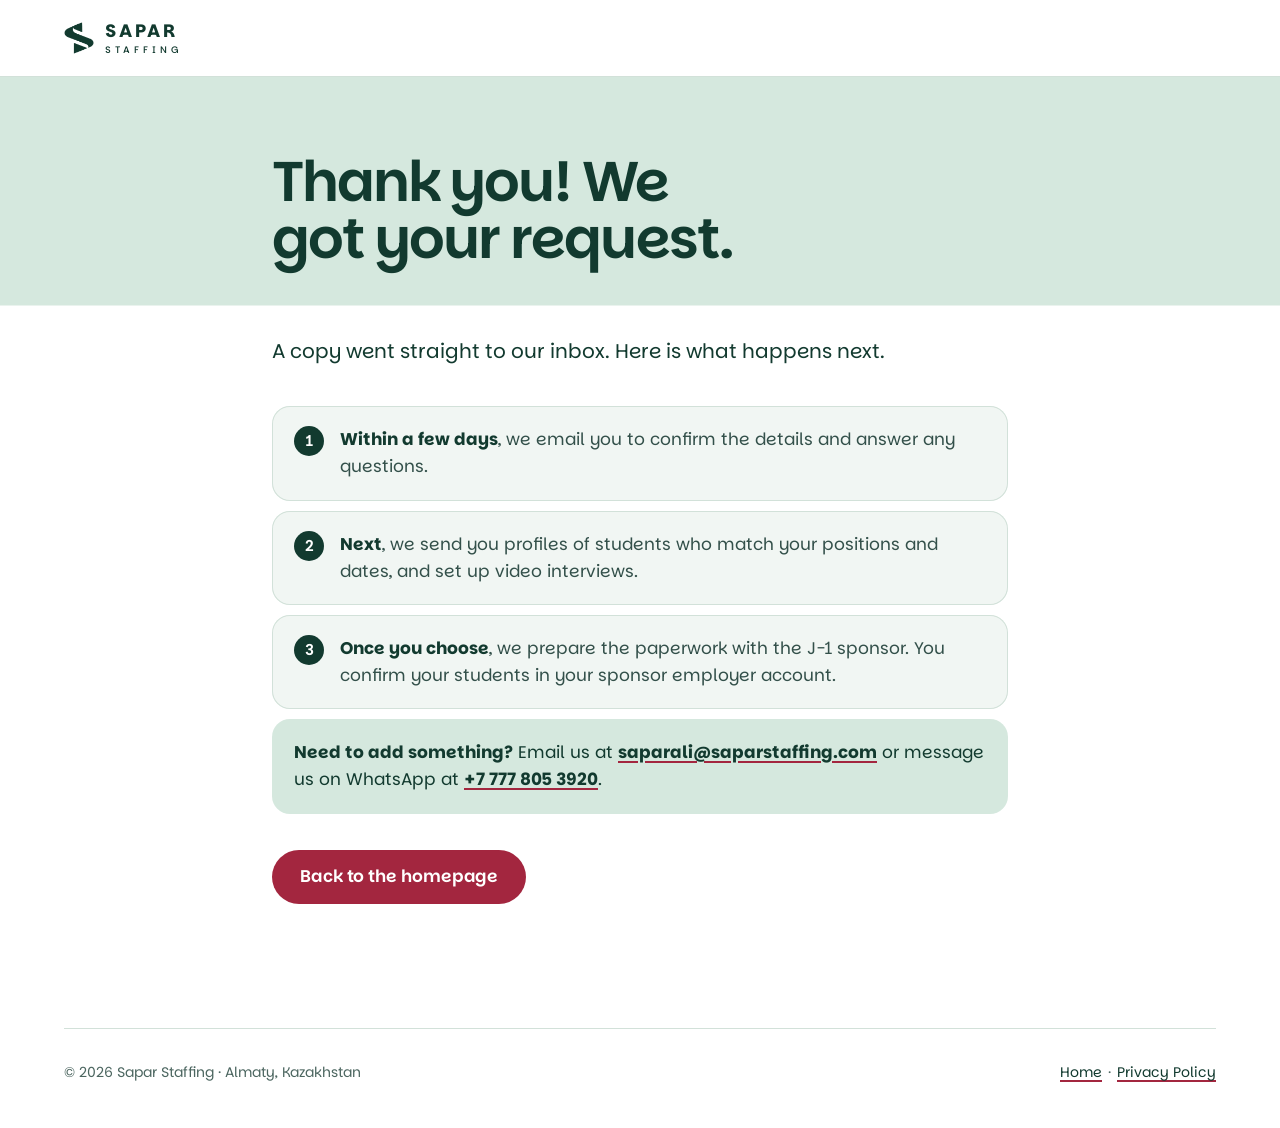
<file: thank-you.html>
<!doctype html>
<html lang="en">
<head>
<meta charset="utf-8">
<meta name="viewport" content="width=device-width, initial-scale=1">
<title>Thank You · Sapar Staffing</title>
<meta name="description" content="Your request was sent to Sapar Staffing.">
<meta name="robots" content="noindex">
<link rel="icon" type="image/png" sizes="32x32" href="favicon.png">
<link rel="icon" type="image/png" sizes="48x48" href="favicon-48.png">
<link rel="apple-touch-icon" href="apple-touch-icon.png">
<meta name="theme-color" content="#FFFFFF">
<link rel="preconnect" href="https://fonts.googleapis.com">
<link rel="preconnect" href="https://fonts.gstatic.com" crossorigin>
<link rel="stylesheet" href="https://fonts.googleapis.com/css2?family=Parkinsans:wght@300..800&display=swap">
<link rel="stylesheet" href="assets/site.css">
</head>
<body>
<header class="site-head plain">
  <div class="wrap">
    <a class="brand" href="index.html" aria-label="Sapar Staffing home">
      <span class="logo-mark" aria-hidden="true"></span>
      <span class="brand-text"><b>SAPAR</b><small>STAFFING</small></span>
    </a>
  </div>
</header>

<main class="wrap doc">
<h1>Thank you! We got your request.</h1>
<p class="lede">A copy went straight to our inbox. Here is what happens next.</p>
<ol class="next">
<li><div><strong>Within a few days</strong>, we email you to confirm the details and answer any questions.</div></li>
<li><div><strong>Next</strong>, we send you profiles of students who match your positions and dates, and set up video interviews.</div></li>
<li><div><strong>Once you choose</strong>, we prepare the paperwork with the <span class="nb">J-1</span> sponsor. You confirm your students in your sponsor employer account.</div></li>
</ol>
<p class="more"><strong>Need to add something?</strong> Email us at <strong><a href="mailto:saparali@saparstaffing.com">saparali@saparstaffing.com</a></strong> or message us on WhatsApp at <strong class="nb"><a href="https://wa.me/77778053920" target="_blank" rel="noopener">+7 777 805 3920</a></strong>.</p>
<p class="back"><a class="btn" href="index.html">Back to the homepage</a></p>
</main>

<footer class="site-foot plain">
  <div class="wrap">
    <div>
      <span>© 2026 Sapar Staffing · Almaty, Kazakhstan</span>
      <span><a href="index.html">Home</a> · <a href="privacy.html">Privacy Policy</a></span>
    </div>
  </div>
</footer>
</body>
</html>
</file>
<file: assets/site.css>
/* Sapar Staffing - shared styles for index.html, privacy.html and thank-you.html.
   Direction "photo-led": the founder's real summer-job photos carry the page.
   Palette (Cape Cod): white, sea glass, pine ink, cranberry for primary actions only.
   Type: Parkinsans. Light theme only. */

:root{
  --ink:#123A2F;           /* pine: text, logo, dark bands, 12.6:1 on white */
  --ink-2:#33504A;         /* secondary text, 8.8:1 on white, 7:1 on sea glass */
  --ink-3:#4C6660;         /* captions and placeholders, 6.2:1 on white */
  --cran:#A3263F;          /* cranberry: primary actions, link underlines, focus. 7.2:1 with white */
  --cran-deep:#841B31;
  --sea:#2F6E5A;           /* small pine-family marks: bullets, rules */
  --glass:#D5E8DE;         /* sea glass: walls, bands, chips */
  --glass-2:#BCD9CA;
  --stripe:#EEF5F1;        /* the light awning stripe */
  --leaf:#93D0B0;          /* calendar peak bar on pine */
  --foam:#F1F6F3;          /* quiet tint */
  --line:#D2E1D9;
  --field:#738B83;         /* form control borders, 3.6:1 on white */
  --err-bg:#FBE9EC;
  --err:#8A1C2E;
  --font:"Parkinsans","Avenir Next","Segoe UI",system-ui,sans-serif;
  --max:1240px;
  --gut:clamp(20px,5vw,72px);
  --head-h:76px;
  --sec-gap:clamp(72px,7.4vw,108px);
  --band:clamp(56px,6vw,88px);
  --r-photo:20px;
  --r-ctl:12px;
  --plus:url("data:image/svg+xml,%3Csvg xmlns='http://www.w3.org/2000/svg' viewBox='0 0 12 12' fill='none' stroke='%23123A2F' stroke-width='1.6' stroke-linecap='round'%3E%3Cpath d='M6 1.5v9M1.5 6h9'/%3E%3C/svg%3E");
  --chev:url("data:image/svg+xml,%3Csvg xmlns='http://www.w3.org/2000/svg' viewBox='0 0 12 12' fill='none' stroke='%23123A2F' stroke-width='1.75' stroke-linecap='round' stroke-linejoin='round'%3E%3Cpath d='M2.5 4.5 6 8l3.5-3.5'/%3E%3C/svg%3E");
  --tick:url("data:image/svg+xml,%3Csvg xmlns='http://www.w3.org/2000/svg' viewBox='0 0 16 16' fill='none' stroke='%232F6E5A' stroke-width='2.2' stroke-linecap='round' stroke-linejoin='round'%3E%3Cpath d='M3 8.5l3.2 3.2L13 4.8'/%3E%3C/svg%3E");
  --person:url("data:image/svg+xml,%3Csvg xmlns='http://www.w3.org/2000/svg' viewBox='0 0 24 24' fill='%23123A2F'%3E%3Ccircle cx='12' cy='8.5' r='4.25'/%3E%3Cpath d='M3.75 21.5c0-4.6 3.7-7.5 8.25-7.5s8.25 2.9 8.25 7.5z'/%3E%3C/svg%3E");
  color-scheme:light;
}

*,*::before,*::after{box-sizing:border-box}
html{-webkit-text-size-adjust:100%;scroll-behavior:smooth}
@media (prefers-reduced-motion:reduce){
  html{scroll-behavior:auto}
  *,*::before,*::after{transition:none!important;animation:none!important}
}
body{margin:0;background:#fff;color:var(--ink);font:400 1.0625rem/1.6 var(--font);-webkit-font-smoothing:antialiased}
h1,h2,h3{margin:0;font-weight:600;letter-spacing:-.028em;text-wrap:balance}
p{margin:0;text-wrap:pretty}
figure{margin:0}
img{display:block;max-width:100%;height:auto}
a{color:var(--ink);text-decoration-color:var(--cran);text-decoration-thickness:1.5px;text-underline-offset:.2em}
a:hover{color:var(--cran)}
:focus-visible{outline:3px solid var(--cran);outline-offset:3px;border-radius:6px}
[id]{scroll-margin-top:calc(var(--head-h) + 24px)}
.nb{white-space:nowrap}
.wrap{max-width:calc(var(--max) + 2 * var(--gut));margin-inline:auto;padding-left:max(var(--gut),env(safe-area-inset-left,0px));padding-right:max(var(--gut),env(safe-area-inset-right,0px))}
.skip{position:absolute;left:-9999px}
.skip:focus{left:12px;top:12px;z-index:30;background:var(--ink);color:#fff;padding:10px 14px;border-radius:8px}

/* buttons: cranberry is kept for the main action */
.btn{display:inline-flex;align-items:center;justify-content:center;min-height:54px;padding:0 28px;background:var(--cran);color:#fff;font:600 1.0625rem/1 var(--font);letter-spacing:-.005em;text-decoration:none;border:0;border-radius:999px;cursor:pointer;transition:background-color .15s,color .15s,box-shadow .15s}
.btn:hover{background:var(--cran-deep);color:#fff}
.btn:active{transform:translateY(1px)}
.btn.small{min-height:44px;padding:0 20px;font-size:.9375rem}
.btn.ghost{background:transparent;color:var(--ink);box-shadow:inset 0 0 0 1.5px var(--ink)}
.btn.ghost:hover{background:var(--ink);color:#fff}
.btn[disabled]{opacity:.6;cursor:default}

/* header */
.site-head{position:sticky;top:0;z-index:20;background:rgba(255,255,255,.94);-webkit-backdrop-filter:blur(14px);backdrop-filter:blur(14px);box-shadow:0 1px 0 var(--line)}
.site-head .wrap{display:flex;align-items:center;gap:36px;min-height:var(--head-h)}
.brand{display:flex;align-items:center;gap:11px;margin-right:auto;color:var(--ink);text-decoration:none}
.brand-text{display:flex;flex-direction:column;line-height:1}
.brand-text b{font-weight:700;font-size:18px;letter-spacing:.16em}
.brand-text small{font-weight:500;font-size:9.5px;letter-spacing:.42em;margin-top:5px}
.site-head nav{display:flex;gap:30px}
.site-head nav a{color:var(--ink);font-size:.9375rem;font-weight:500;text-decoration:none;transition:color .15s}
.site-head nav a:hover{color:var(--cran)}

/* hero: a two-by-two of words and people. Each photo hangs under a striped
   seaside awning, scalloped edge and all, that runs off its edge of the screen. */
.hero{position:relative;isolation:isolate;padding-top:clamp(28px,3vw,44px);overflow-x:clip}
@supports not (overflow-x:clip){.hero{overflow:hidden;padding-bottom:40px;margin-bottom:-40px}}
.hero-grid{display:grid;grid-template-columns:minmax(0,1.32fr) minmax(0,1fr);column-gap:clamp(36px,6vw,96px)}
.hero-col{display:flex;flex-direction:column;min-width:0}
.kicker{font-size:.9375rem;font-weight:500;color:var(--ink-2)}
.hero h1{margin-top:14px;font-size:clamp(2.75rem,5.5vw,5rem);line-height:.98;letter-spacing:-.037em}
.hero h1 em{font-style:normal}
.lead{max-width:30em;text-wrap:balance;font-size:clamp(1.0625rem,1.35vw,1.1875rem);line-height:1.55;color:var(--ink-2)}
.free{margin-top:18px;font-size:clamp(1.125rem,1.5vw,1.3125rem);font-weight:500;line-height:1.35;letter-spacing:-.01em;color:var(--ink-2)}
.free strong{font-weight:700;color:var(--ink)}
.cta-row{display:flex;flex-wrap:wrap;gap:12px;margin-top:24px}
.ph{position:relative;--sw:44px}
.ph img{width:100%;aspect-ratio:4/5;object-fit:cover;object-position:50% 30%;border-radius:var(--r-photo);box-shadow:0 26px 50px -30px rgba(18,58,47,.55)}
.ph figcaption,.years figcaption{margin-top:12px;font-size:.875rem;font-weight:500;line-height:1.35;color:var(--ink)}
.ph::before{content:"";position:absolute;z-index:-1;
  background:linear-gradient(90deg,var(--glass) 0 50%,var(--stripe) 50% 100%) left top/calc(2 * var(--sw)) 100% repeat-x;
  -webkit-mask:linear-gradient(#000 0 0) top/100% calc(100% - var(--sw) / 2) no-repeat,radial-gradient(circle at calc(var(--sw) / 2) 0,#000 calc(var(--sw) / 2 - .5px),transparent calc(var(--sw) / 2)) bottom left/var(--sw) calc(var(--sw) / 2) repeat-x;
  mask:linear-gradient(#000 0 0) top/100% calc(100% - var(--sw) / 2) no-repeat,radial-gradient(circle at calc(var(--sw) / 2) 0,#000 calc(var(--sw) / 2 - .5px),transparent calc(var(--sw) / 2)) bottom left/var(--sw) calc(var(--sw) / 2) repeat-x}
.ph-a{width:min(100%,24rem);margin-top:clamp(40px,4.2vw,60px)}
.ph-a::before{top:clamp(-32px,-2.2vw,-22px);bottom:24%;right:calc(-1 * clamp(80px,13vw,230px));left:calc(-1 * max(var(--gut),(100vw - var(--max)) / 2))}
/* this awning's visible end is on the right, so its stripes and scallops are counted from there */
.ph-a::before{background:linear-gradient(90deg,var(--stripe) 0 50%,var(--glass) 50% 100%) right top/calc(2 * var(--sw)) 100% repeat-x;-webkit-mask-position:top left,bottom right;mask-position:top left,bottom right}
.ph-b{width:min(100%,17rem)}
.ph-b::before{top:16%;bottom:-36px;left:-26px;right:calc(-1 * max(var(--gut),(100vw - var(--max)) / 2) - 400px)}
.hero-copy{margin-top:clamp(40px,4vw,56px)}
.art-cap{margin-top:auto;padding-top:22px;font-size:.875rem;line-height:1.5;color:var(--ink-3)}

/* sections */
.sec{padding-top:var(--sec-gap)}
main h2{font-size:clamp(2.125rem,3.7vw,3.25rem);line-height:1.02;letter-spacing:-.032em}
.sec-intro{margin-top:16px;max-width:34em;font-size:1.125rem;color:var(--ink-2)}
.note{margin-top:44px;max-width:36em;font-size:clamp(1.125rem,1.6vw,1.3125rem);font-weight:500;line-height:1.45}

/* season calendar: a pine band with a ruler. Month and week ticks under the bars. */
.season-sec{margin-top:var(--sec-gap);padding-block:var(--band);background:var(--ink);color:#fff}
.season-sec :focus-visible{outline-color:#fff}
.season-head{display:flex;flex-wrap:wrap;align-items:baseline;justify-content:space-between;gap:8px 32px}
.season-head .sec-intro{margin-top:0;color:var(--glass)}
.season{display:grid;margin-top:clamp(36px,4vw,52px)}
.track{order:1;position:relative;height:146px;background:repeating-linear-gradient(90deg,rgba(213,232,222,.18) 0 1px,transparent 1px calc(100% / 7))}
.months{order:2;position:relative;display:grid;grid-template-columns:repeat(7,1fr);padding-top:30px;font-size:1.125rem;font-weight:600;letter-spacing:-.01em;color:#fff;
  background:linear-gradient(var(--glass),var(--glass)) top left/100% 2px no-repeat,
    repeating-linear-gradient(90deg,var(--glass) 0 2px,transparent 2px calc(100% / 7)) top left/100% 20px no-repeat,
    repeating-linear-gradient(90deg,rgba(213,232,222,.55) 0 1px,transparent 1px calc(100% / 28)) top left/100% 10px no-repeat}
.months::after{content:"";position:absolute;top:0;right:0;width:2px;height:20px;background:var(--glass)}
.months span{padding-left:12px}
.bar{position:absolute;display:block;height:54px;padding:0 20px;font-size:1.0625rem;font-weight:600;line-height:54px;white-space:nowrap;overflow:hidden;text-overflow:clip;border-radius:6px}
.bar.early{top:20px;left:calc(100% / 7 * 1);width:calc(100% / 7 * .5);border-radius:6px 0 0 6px;background:repeating-linear-gradient(135deg,#fff 0 2px,transparent 2px 8px);box-shadow:inset 0 0 0 1.5px #fff}
.bar.main{top:20px;left:calc(100% / 7 * 1.5);width:calc(100% / 7 * 4);border-radius:0 6px 6px 0;background:#fff;color:var(--ink)}
.bar.peak{top:84px;left:calc(100% / 7 * 2.85);width:calc(100% / 7 * 2.35);background:var(--leaf);color:var(--ink)}
.legend{order:3;display:flex;flex-wrap:wrap;gap:8px 32px;margin-top:28px;font-size:.9375rem;color:var(--glass)}
.legend i{display:inline-block;width:16px;height:16px;margin-right:9px;border-radius:4px;vertical-align:-3px}
.legend .k-main{background:#fff}
.legend .k-early{background:repeating-linear-gradient(135deg,#fff 0 2px,transparent 2px 6px);box-shadow:inset 0 0 0 1.5px #fff}
.legend .k-peak{background:var(--leaf)}

/* how it works: a real sequence, so it is numbered */
.steps{list-style:none;margin:48px 0 0;padding:0;display:grid;grid-template-columns:repeat(3,minmax(0,1fr));gap:clamp(28px,4vw,64px);counter-reset:step}
.steps li{counter-increment:step;padding-top:22px;border-top:2px solid var(--ink)}
.steps li::before{content:counter(step);display:block;font-weight:500;font-size:clamp(3.5rem,5vw,4.5rem);line-height:.9;letter-spacing:-.05em;color:var(--ink)}
.steps h3{margin-top:22px;font-size:1.375rem;line-height:1.2;letter-spacing:-.02em}
.steps p{margin-top:10px;font-size:1.125rem;line-height:1.6;color:var(--ink-2)}

/* about the founder */
.about{display:grid;grid-template-columns:minmax(0,7fr) minmax(0,5fr);gap:clamp(36px,5vw,88px);align-items:center}
.about-photos{display:grid;grid-template-columns:1.12fr 1fr 1fr;gap:clamp(10px,1.3vw,18px);align-items:end}
.fp img{width:100%;object-fit:cover;border-radius:var(--r-photo)}
.fp-miami img{aspect-ratio:9/16}
.fp-boston img,.fp-nyc img{aspect-ratio:3/4}
.about-photos .cap{grid-column:1 / -1;margin-top:4px;font-size:.875rem;line-height:1.5;color:var(--ink-3)}
.about-body > p{margin-top:22px;font-size:1.125rem;line-height:1.65;color:var(--ink-2)}
.mission{margin:clamp(48px,5.6vw,80px) 0 0;max-width:min(100%,60rem);text-indent:-.42em;font-size:clamp(1.375rem,2.5vw,2.125rem);font-weight:500;line-height:1.3;letter-spacing:-.02em;text-wrap:pretty}
.mission cite{text-indent:0;display:flex;align-items:center;gap:12px;margin-top:22px;font-style:normal;font-size:.9375rem;font-weight:500;letter-spacing:0;color:var(--ink-2)}
.mission cite::before{content:"";width:32px;height:2px;background:var(--sea)}

/* three summers: big year markers, and the photos climb a step each year */
.summers{margin-top:var(--sec-gap);padding-block:clamp(52px,5.4vw,78px);background:var(--glass)}
.years{list-style:none;margin:0;padding:0;display:grid;grid-template-columns:repeat(3,minmax(0,1fr));gap:clamp(20px,5vw,72px);align-items:start}
.years li{display:flex;flex-direction:column;min-width:0}
.years li:nth-child(1){margin-top:clamp(0px,5.6vw,80px)}
.years li:nth-child(2){margin-top:clamp(0px,2.8vw,40px)}
.years .yr{font-weight:700;font-size:clamp(3.25rem,6.8vw,6.25rem);line-height:.8;letter-spacing:-.06em;color:var(--ink)}
.years figure{margin-top:18px}
.years img{width:100%;aspect-ratio:1/1;object-fit:cover;object-position:50% 100%;border-radius:var(--r-photo)}
.years figcaption{color:var(--ink-2)}
.years .pl{margin-top:16px;font-size:1.375rem;font-weight:600;line-height:1.2;letter-spacing:-.02em}
.years .jb{margin-top:6px;font-size:1rem;line-height:1.5;color:var(--ink-2)}

/* why us */
.why-head{display:grid;grid-template-columns:minmax(0,1fr) minmax(0,1fr);gap:24px clamp(36px,5vw,88px);align-items:end}
.why-head .sec-intro{margin-top:0}
.facts{margin:0}
.facts dt{font-size:1.25rem;font-weight:600;line-height:1.25;letter-spacing:-.015em}
.facts dd{margin:8px 0 0;font-size:1.125rem;line-height:1.6;color:var(--ink-2)}
.facts.trio{display:grid;grid-template-columns:repeat(3,minmax(0,1fr));gap:clamp(28px,4vw,64px);margin-top:52px}
.facts.trio > div{padding-top:22px;border-top:2px solid var(--glass-2)}
.roles{display:grid;grid-template-columns:minmax(0,auto) minmax(0,1fr);gap:16px clamp(28px,4vw,56px);align-items:baseline;margin-top:clamp(44px,5vw,72px);padding:clamp(24px,3vw,36px) clamp(24px,3vw,40px);border-radius:24px;background:var(--foam)}
.roles p{font-size:1.0625rem;font-weight:600;white-space:nowrap}
.roles ul{list-style:none;margin:0;padding:0;display:flex;flex-wrap:wrap;gap:10px 30px;font-size:1.125rem;font-weight:500;line-height:1.35;letter-spacing:-.01em}
.roles li{position:relative;padding-left:18px}
.roles li::before{content:"";position:absolute;left:0;top:.5em;width:7px;height:7px;border-radius:50%;background:var(--sea)}

/* what you get: the profile sheet */
.students{margin-top:var(--sec-gap);padding-block:var(--band);background:var(--foam)}
.students-grid{display:grid;grid-template-columns:minmax(0,5fr) minmax(0,6fr);gap:clamp(36px,5vw,88px);align-items:center}
.sheet{padding:clamp(24px,3vw,40px);border-radius:28px;background:#fff;box-shadow:0 1px 0 var(--line),0 30px 60px -36px rgba(18,58,47,.35)}
.sheet-head{display:flex;align-items:center;gap:16px;padding-bottom:22px;border-bottom:2px solid var(--ink)}
.sheet-photo{flex:none;width:60px;height:72px;border-radius:12px;background:var(--glass) var(--person) center 14px/38px no-repeat}
.sheet-title{font-size:1.375rem;font-weight:600;line-height:1.2;letter-spacing:-.02em}
.sheet-sub{margin-top:2px;font-size:.9375rem;color:var(--ink-3)}
.sheet .facts > div{padding:20px 0;border-bottom:1px dashed var(--glass-2)}
.sheet .facts > div:last-child{padding-bottom:0;border-bottom:0}
.sheet .facts dt{font-size:1.125rem}
.sheet .facts dd{font-size:1.0625rem}

/* faq */
.faq-grid{display:grid;grid-template-columns:minmax(0,4fr) minmax(0,7fr);gap:24px clamp(36px,5vw,88px);align-items:start}
.faq{border-top:1px solid var(--line)}
.faq details{border-bottom:1px solid var(--line)}
.faq summary{position:relative;display:block;padding:22px 56px 22px 0;cursor:pointer;list-style:none;font-size:1.1875rem;font-weight:500;line-height:1.35;letter-spacing:-.01em;border-radius:6px}
.faq summary::-webkit-details-marker{display:none}
.faq summary::after{content:"";position:absolute;right:4px;top:50%;width:34px;height:34px;margin-top:-17px;border-radius:50%;background:var(--glass) var(--plus) center/13px no-repeat;transition:transform .2s,background-color .2s}
.faq summary:hover::after{background-color:var(--glass-2)}
.faq details[open] summary::after{transform:rotate(45deg)}
.faq details p{max-width:40em;padding:0 56px 24px 0;font-size:1.0625rem;color:var(--ink-2)}

/* request form */
.apply-sec{margin-top:var(--sec-gap);padding-block:var(--band);background:var(--glass)}
.apply-grid{display:grid;grid-template-columns:minmax(0,4fr) minmax(0,8fr);gap:clamp(32px,5vw,72px);align-items:start}
.apply-side{position:sticky;top:calc(var(--head-h) + 32px);min-width:0}
.apply-side .sec-intro{font-size:1.0625rem}
.apply-side ul{list-style:none;margin:28px 0 0;padding:0;display:grid;gap:14px}
.apply-side li{position:relative;padding-left:30px;font-weight:500}
.apply-side li::before{content:"";position:absolute;left:0;top:.2em;width:18px;height:18px;background:var(--tick) center/18px no-repeat}
form.apply{display:grid;gap:44px;min-width:0;padding:clamp(22px,3.4vw,48px);border-radius:28px;background:#fff;box-shadow:0 30px 60px -40px rgba(18,58,47,.4);counter-reset:fs}
fieldset{display:grid;grid-template-columns:1fr 1fr;gap:18px 20px;min-width:0;margin:0;padding:0;border:0}
legend{display:flex;align-items:center;width:100%;margin-bottom:20px;padding:0 0 14px;border-bottom:1px solid var(--line);font-size:1.3125rem;font-weight:600;line-height:1.2;letter-spacing:-.02em}
legend::before{counter-increment:fs;content:counter(fs);flex:none;display:inline-grid;place-items:center;width:30px;height:30px;margin-right:12px;border-radius:50%;background:var(--ink);color:#fff;font-size:.9375rem;font-weight:600;letter-spacing:0}
.f{display:grid;gap:7px;align-content:start;min-width:0}
.f[hidden]{display:none}
.f.full{grid-column:1 / -1}
.f label,.f .glabel{font-size:.9375rem;font-weight:500}
.f .opt{font-weight:400;color:var(--ink-3)}
.f input,.f select,.f textarea{width:100%;min-height:50px;padding:12px 14px;font:inherit;font-size:1rem;color:var(--ink);background-color:#fff;border:1px solid var(--field);border-radius:var(--r-ctl);transition:border-color .15s,box-shadow .15s}
.f select{-webkit-appearance:none;appearance:none;padding-right:42px;background:#fff var(--chev) right 15px center/13px no-repeat}
.f textarea{min-height:108px;max-height:24em;resize:vertical;field-sizing:content}
@supports not (field-sizing:content){#duties{min-height:11em}}
.f ::placeholder{color:var(--ink-3);opacity:1}
.f input:hover,.f select:hover,.f textarea:hover{border-color:var(--ink)}
.f input:focus,.f select:focus,.f textarea:focus{outline:0;border-color:var(--ink);box-shadow:0 0 0 4px var(--glass-2)}
.f .hint{font-size:.8125rem;line-height:1.45;color:var(--ink-3)}
.chips{display:flex;flex-wrap:wrap;gap:8px}
.chips[role="group"]{display:grid;grid-template-columns:repeat(auto-fill,minmax(172px,1fr))}
.chips label{display:flex;align-items:center;gap:8px;min-height:46px;padding:6px 12px;font-size:.875rem;font-weight:500;line-height:1.25;background:#fff;border:1px solid var(--field);border-radius:var(--r-ctl);cursor:pointer;transition:background-color .15s,border-color .15s}
.chips label:hover{border-color:var(--ink)}
.chips input{flex:none;width:18px;height:18px;min-height:0;margin:0;padding:0;accent-color:var(--ink);box-shadow:none}
.chips label:has(input:checked){background:var(--glass);border-color:var(--ink);box-shadow:inset 0 0 0 1px var(--ink)}
.chips label:has(input:focus-visible){outline:3px solid var(--cran);outline-offset:2px}
.chips input:focus-visible{outline:0}
.hp{position:absolute;left:-9999px;width:1px;height:1px;overflow:hidden}
.status{padding:14px 18px;border-radius:var(--r-ctl);font-weight:500}
.status.ok{background:var(--glass);color:var(--ink)}
.status.err{background:var(--err-bg);color:var(--err)}
.form-foot{display:flex;flex-wrap:wrap;align-items:center;justify-content:space-between;gap:16px 24px}
.form-foot p{max-width:30em;font-size:.8125rem;line-height:1.45;color:var(--ink-3)}

/* contact: the closing pine panel */
.contact{padding-top:var(--sec-gap)}
.contact-grid{display:grid;grid-template-columns:minmax(0,1fr) minmax(0,1fr);gap:clamp(32px,6vw,96px);align-items:end;padding:clamp(36px,5.4vw,80px) clamp(24px,5vw,72px);border-radius:32px;background:var(--ink);color:#fff}
.contact :focus-visible{outline-color:#fff}
.contact h2{font-size:clamp(2.25rem,4.4vw,3.75rem);line-height:1;letter-spacing:-.035em}
.contact p{margin-top:18px;max-width:30em;font-size:1.125rem;color:var(--glass)}
.line{display:flex;align-items:center;justify-content:space-between;gap:16px;padding:20px 0;border-top:1px solid rgba(213,232,222,.3)}
.line:last-child{padding-bottom:0}
.line > div{min-width:0}
.line small{display:block;font-size:.875rem;font-weight:500;color:var(--glass)}
.line a{color:#fff;font-size:clamp(1.25rem,2vw,1.625rem);font-weight:600;line-height:1.3;letter-spacing:-.015em;overflow-wrap:anywhere;text-decoration:none}
.line a:hover{text-decoration:underline;text-decoration-color:var(--leaf);text-decoration-thickness:2px}
#wa{white-space:nowrap}
.copy{flex:none;min-width:6.4em;min-height:42px;padding:0 18px;font:600 .9375rem/1 var(--font);color:var(--ink);background:#fff;border:0;border-radius:999px;cursor:pointer;transition:background-color .15s,color .15s}
.copy:hover{background:var(--leaf)}

/* footer */
.site-foot{margin-top:clamp(56px,6vw,88px);font-size:.875rem;color:var(--ink-3)}
.site-foot .wrap > div{display:flex;flex-wrap:wrap;align-items:flex-end;justify-content:space-between;gap:24px 48px;padding-block:32px 44px;border-top:1px solid var(--line)}
.site-foot .mark{display:grid;gap:14px}
.site-foot p{max-width:32em}
.site-foot a{color:var(--ink)}
.site-foot .logo-full{width:118px;height:78px}

/* privacy and thank-you pages: the same header and footer, a sea-glass band behind the title */
.site-head.plain{position:relative}
main.doc{position:relative;isolation:isolate;max-width:calc(46rem + 2 * var(--gut));padding-block:clamp(48px,6vw,80px) clamp(24px,4vw,48px)}
.doc h1{position:relative;font-size:clamp(2.25rem,5vw,3.5rem);line-height:1.02;letter-spacing:-.035em}
/* the sea-glass band wraps the title, however many lines it takes */
.doc h1::before{content:"";position:absolute;z-index:-1;top:calc(-1 * clamp(48px,6vw,80px));bottom:calc(-1 * clamp(28px,3vw,40px));left:0;right:0;background:var(--glass);box-shadow:0 0 0 100vmax var(--glass);clip-path:inset(0 -100vmax)}
.doc h1 + p{margin-top:clamp(52px,5.4vw,72px)}
.doc h2{margin-top:48px;padding-top:24px;border-top:2px solid var(--ink);font-size:1.4375rem;line-height:1.25;letter-spacing:-.015em}
.doc p,.doc li{font-size:1.0625rem;color:var(--ink-2)}
.doc p{margin-top:14px}
.doc ul,.doc ol{display:grid;gap:10px;margin:14px 0 0;padding-left:22px}
.doc li::marker{color:var(--sea)}
.doc strong{color:var(--ink)}
.doc .lede{font-size:1.25rem;line-height:1.5;color:var(--ink)}
.doc .next{gap:10px;margin-top:40px;padding:0;list-style:none;counter-reset:step}
.doc .next li{counter-increment:step;display:grid;grid-template-columns:auto minmax(0,1fr);gap:16px;align-items:start;padding:20px 22px;border-radius:18px;background:var(--foam);box-shadow:inset 0 0 0 1px var(--line)}
.doc .next li::before{content:counter(step);display:grid;place-items:center;width:30px;height:30px;border-radius:50%;background:var(--ink);color:#fff;font-size:.9375rem;font-weight:600}
.doc .more{margin-top:10px;padding:20px 22px;border-radius:18px;background:var(--glass);color:var(--ink)}
.doc .back{margin-top:36px}
.site-foot.plain .wrap > div{align-items:center}
.site-foot.plain .wrap > div > span:last-child{display:flex;gap:6px}

@media (max-width:1120px){
  .site-head nav{gap:22px}
  .site-head .wrap{gap:28px}
  .cta-row .btn{padding:0 22px}
}
/* tablet and phone: one column; the two hero photos share one full-bleed awning */
@media (max-width:960px){
  .site-head nav{display:none}
  .hero-grid{grid-template-columns:minmax(0,1.22fr) minmax(0,1fr);column-gap:clamp(12px,3vw,24px)}
  .hero-col{display:contents}
  .hero-head{grid-column:1 / -1}
  .ph-a{grid-column:1;grid-row:2;width:auto;margin-top:clamp(40px,7vw,60px)}
  .ph-b{grid-column:2;grid-row:2;width:auto;margin-top:calc(clamp(40px,7vw,60px) + clamp(44px,11vw,96px))}
  .ph-a::before{top:clamp(-30px,-4vw,-20px);bottom:28%;left:calc(-1 * var(--gut));right:calc(-1 * (100vw - 100% - var(--gut)))}
  .ph-b::before{display:none}
  .hero-copy{grid-column:1 / -1;margin-top:36px}
  .art-cap{grid-column:1 / -1;margin-top:0;padding-top:22px}
  .about,.apply-grid,.contact-grid,.why-head,.faq-grid,.students-grid{grid-template-columns:1fr}
  .about-photos{max-width:36rem}
  .apply-side{position:static}
  .steps,.facts.trio{grid-template-columns:1fr;gap:32px}
  .roles{grid-template-columns:1fr}
  .roles p{white-space:normal}
  /* summers: a zigzag of photo and words, still in date order */
  .years{grid-template-columns:1fr;gap:clamp(36px,6vw,56px)}
  .years li:nth-child(n){margin-top:0;display:grid;grid-template-columns:minmax(0,46%) minmax(0,1fr);grid-template-rows:1fr auto auto auto 1fr;grid-template-areas:"ph ." "ph yr" "ph pl" "ph jb" "ph .";column-gap:clamp(16px,4vw,32px)}
  .years li:nth-child(2){grid-template-columns:minmax(0,1fr) minmax(0,46%);grid-template-areas:". ph" "yr ph" "pl ph" "jb ph" ". ph"}
  .years figure{grid-area:ph;margin:0}
  .years .yr{grid-area:yr}
  .years .pl{grid-area:pl;margin-top:12px}
  .years .jb{grid-area:jb}
}
@media (max-width:600px){
  :root{--head-h:62px;--gut:20px;--sec-gap:60px;--band:48px}
  body{font-size:1rem}
  .site-head .wrap{gap:12px}
  .brand{gap:9px}
  .brand-text b{font-size:16px}
  .brand-text small{font-size:8.5px}
  .btn{min-height:52px;padding:0 22px;font-size:1rem}
  .btn.small{min-height:40px;padding:0 16px;font-size:.875rem}
  .hero{padding-top:20px}
  .kicker{font-size:.875rem}
  .hero h1{margin-top:8px;font-size:clamp(2.5rem,11.6vw,2.875rem);line-height:1}
  .ph{--sw:26px}
  .ph img{border-radius:16px}
  .ph figcaption{margin-top:7px;font-size:.8125rem}
  .ph-a{margin-top:28px}
  .ph-b{margin-top:calc(28px + 13vw)}
  .hero-copy{margin-top:18px}
  .lead{font-size:1rem}
  .free{margin-top:12px;font-size:1.0625rem}
  .free strong{display:block}
  .cta-row{margin-top:16px;gap:10px}
  .cta-row .btn{flex:1 1 auto;padding:0 16px}
  main h2{font-size:clamp(1.875rem,8.4vw,2.25rem)}
  .sec-intro{font-size:1.0625rem}
  /* the calendar turns sideways: months become rows, bars run downwards */
  .season{grid-template-columns:auto minmax(0,1fr);column-gap:14px;margin-top:24px}
  .months{order:0;grid-column:1;grid-row:1;grid-template-columns:none;grid-template-rows:repeat(7,1fr);height:336px;padding:0 26px 0 0;font-size:1rem;
    background:linear-gradient(var(--glass),var(--glass)) top right/2px 100% no-repeat,
      repeating-linear-gradient(180deg,var(--glass) 0 2px,transparent 2px calc(100% / 7)) top right/18px 100% no-repeat,
      repeating-linear-gradient(180deg,rgba(213,232,222,.55) 0 1px,transparent 1px calc(100% / 28)) top right/9px 100% no-repeat}
  .months::after{top:auto;bottom:0;right:0;width:18px;height:2px}
  .months span{padding:8px 0 0}
  .track{grid-column:2;grid-row:1;height:336px;background:repeating-linear-gradient(180deg,rgba(213,232,222,.18) 0 1px,transparent 1px calc(100% / 7))}
  .bar{height:auto;padding:10px;font-size:.875rem;line-height:1.25;white-space:normal;text-wrap:balance}
  .bar.early{top:calc(100% / 7 * 1);left:0;width:53%;height:calc(100% / 7 * .5);border-radius:6px 6px 0 0}
  .bar.main{top:calc(100% / 7 * 1.5);left:0;width:53%;height:calc(100% / 7 * 4);border-radius:0 0 6px 6px}
  .bar.peak{top:calc(100% / 7 * 2.85);left:calc(53% + 8px);right:0;width:auto;height:calc(100% / 7 * 2.35)}
  .legend{grid-column:1 / -1;grid-row:2;gap:6px 20px;margin-top:20px;font-size:.875rem}
  .steps{margin-top:28px;gap:28px}
  .note{margin-top:32px}
  .mission{margin-top:40px}
  .facts.trio{margin-top:36px;gap:24px}
  .steps li::before{font-size:3rem}
  .steps h3{margin-top:14px}
  .steps p,.facts dd{font-size:1.0625rem}
  .about-photos .cap,.art-cap{font-size:.8125rem}
  .about-body > p{font-size:1.0625rem}
  .years{gap:32px}
  .years .yr{font-size:3rem}
  .years img{aspect-ratio:4/5}
  .years .pl{font-size:1.1875rem;margin-top:8px}
  .years figcaption{display:none}
  .roles{padding:22px 20px}
  .roles ul{display:grid;grid-template-columns:1fr 1fr;gap:10px 16px;font-size:1rem}
  .sheet{border-radius:22px}
  .faq summary{padding:18px 48px 18px 0;font-size:1.0625rem}
  .faq summary::after{width:30px;height:30px;margin-top:-15px;right:2px}
  .faq details p{padding:0 8px 20px 0}
  .apply-sec .wrap{padding-left:max(12px,env(safe-area-inset-left,0px));padding-right:max(12px,env(safe-area-inset-right,0px))}
  .apply-side{padding-inline:8px}
  form.apply{padding:24px 18px;border-radius:22px;gap:36px}
  fieldset{grid-template-columns:1fr}
  .chips[role="group"]{grid-template-columns:1fr 1fr}
  .chips label{gap:8px;padding:6px 10px;font-size:.875rem}
  .form-foot .btn{flex:1 1 auto}
  .contact .wrap{padding-left:max(10px,env(safe-area-inset-left,0px));padding-right:max(10px,env(safe-area-inset-right,0px))}
  .contact-grid{padding:36px 22px 30px;border-radius:26px}
  /* contact rows: label and Copy on one row, the address on its own full-width row */
  .line{display:grid;grid-template-columns:minmax(0,1fr) auto;gap:6px 12px}
  .line > div{display:contents}
  .line a{grid-column:1 / -1;grid-row:2}
  .copy{grid-column:2;grid-row:1;min-width:0;min-height:34px;padding:0 14px;font-size:.875rem}
  .site-foot.plain .wrap > div{flex-direction:column;align-items:flex-start;gap:8px}
}

/* logo: PNG alpha used as a mask, so one file takes any colour */
.logo-mark{flex:none;display:block;width:30px;height:32px;background:var(--ink);--m:url("[data-uri]");-webkit-mask:var(--m) center/contain no-repeat;mask:var(--m) center/contain no-repeat}
.logo-full{flex:none;display:block;width:150px;height:99px;background:var(--ink);--m:url("[data-uri]");-webkit-mask:var(--m) left center/contain no-repeat;mask:var(--m) left center/contain no-repeat}
</file>
